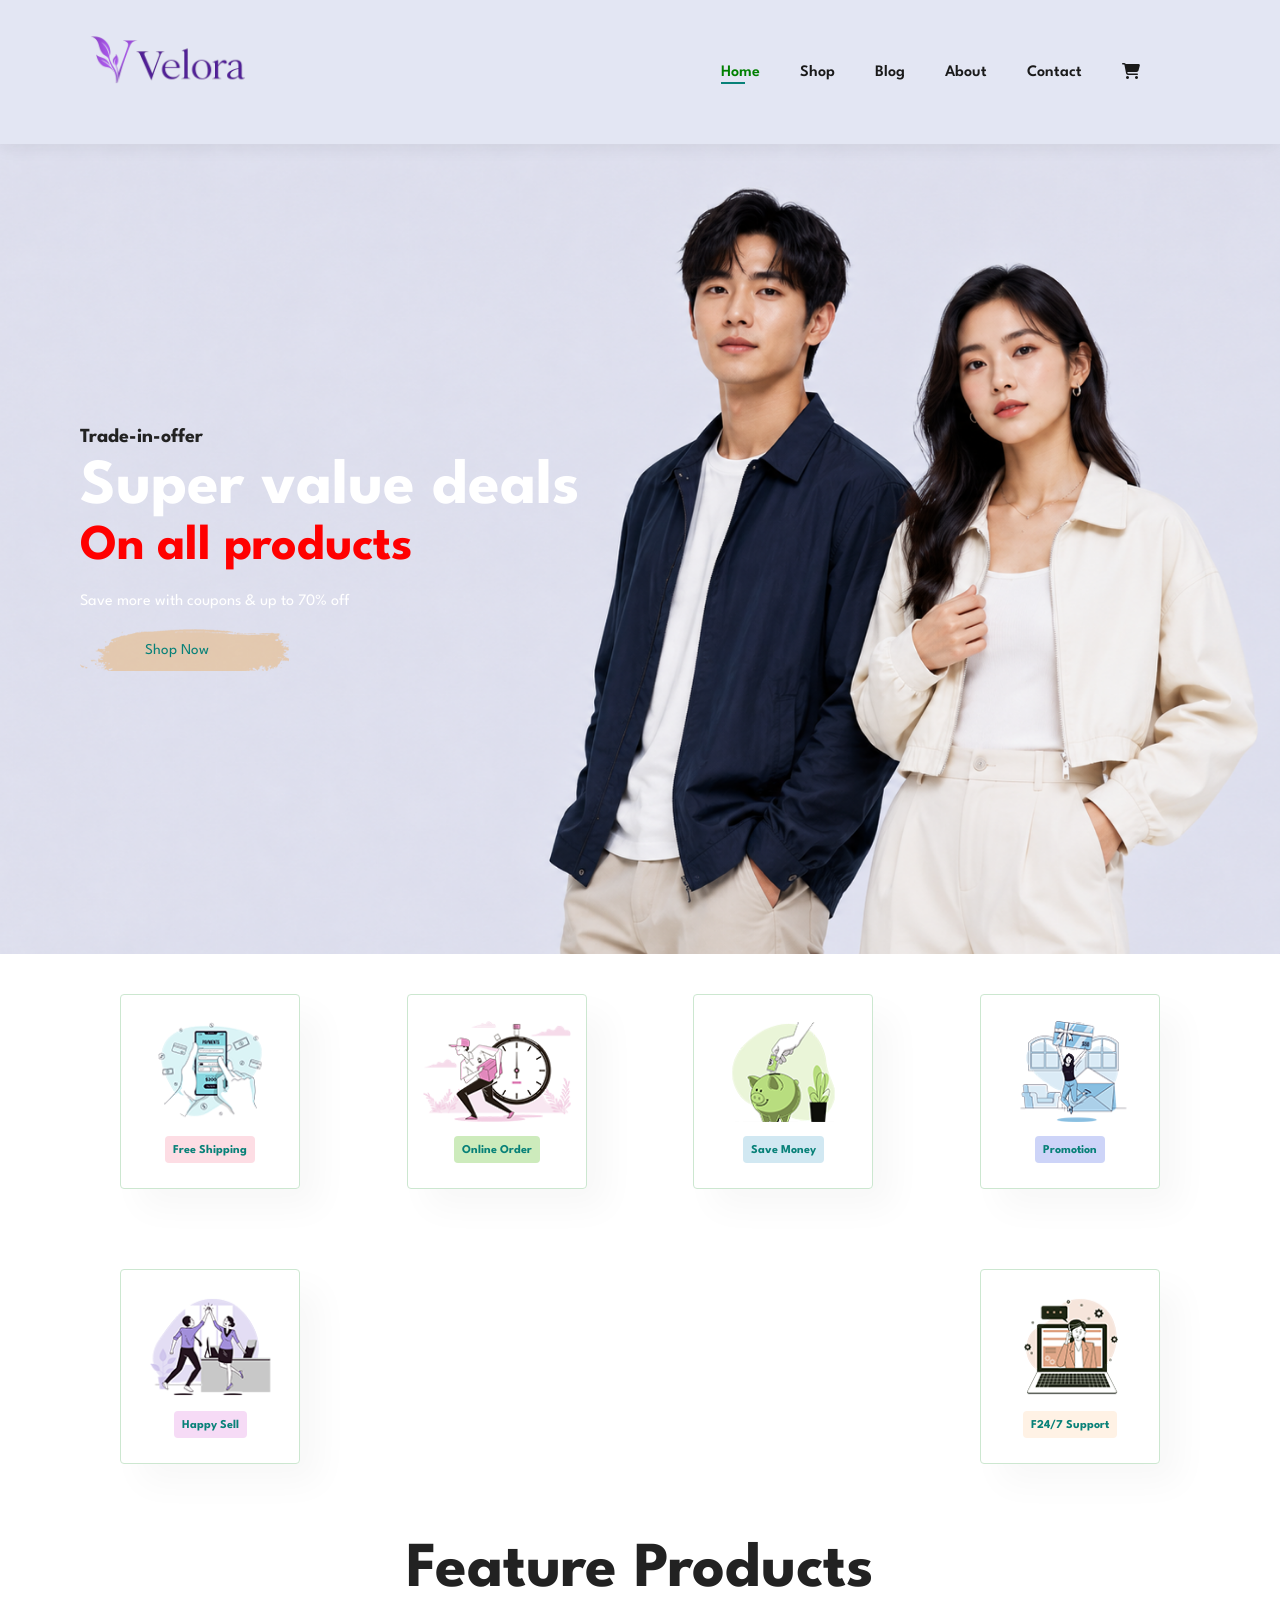
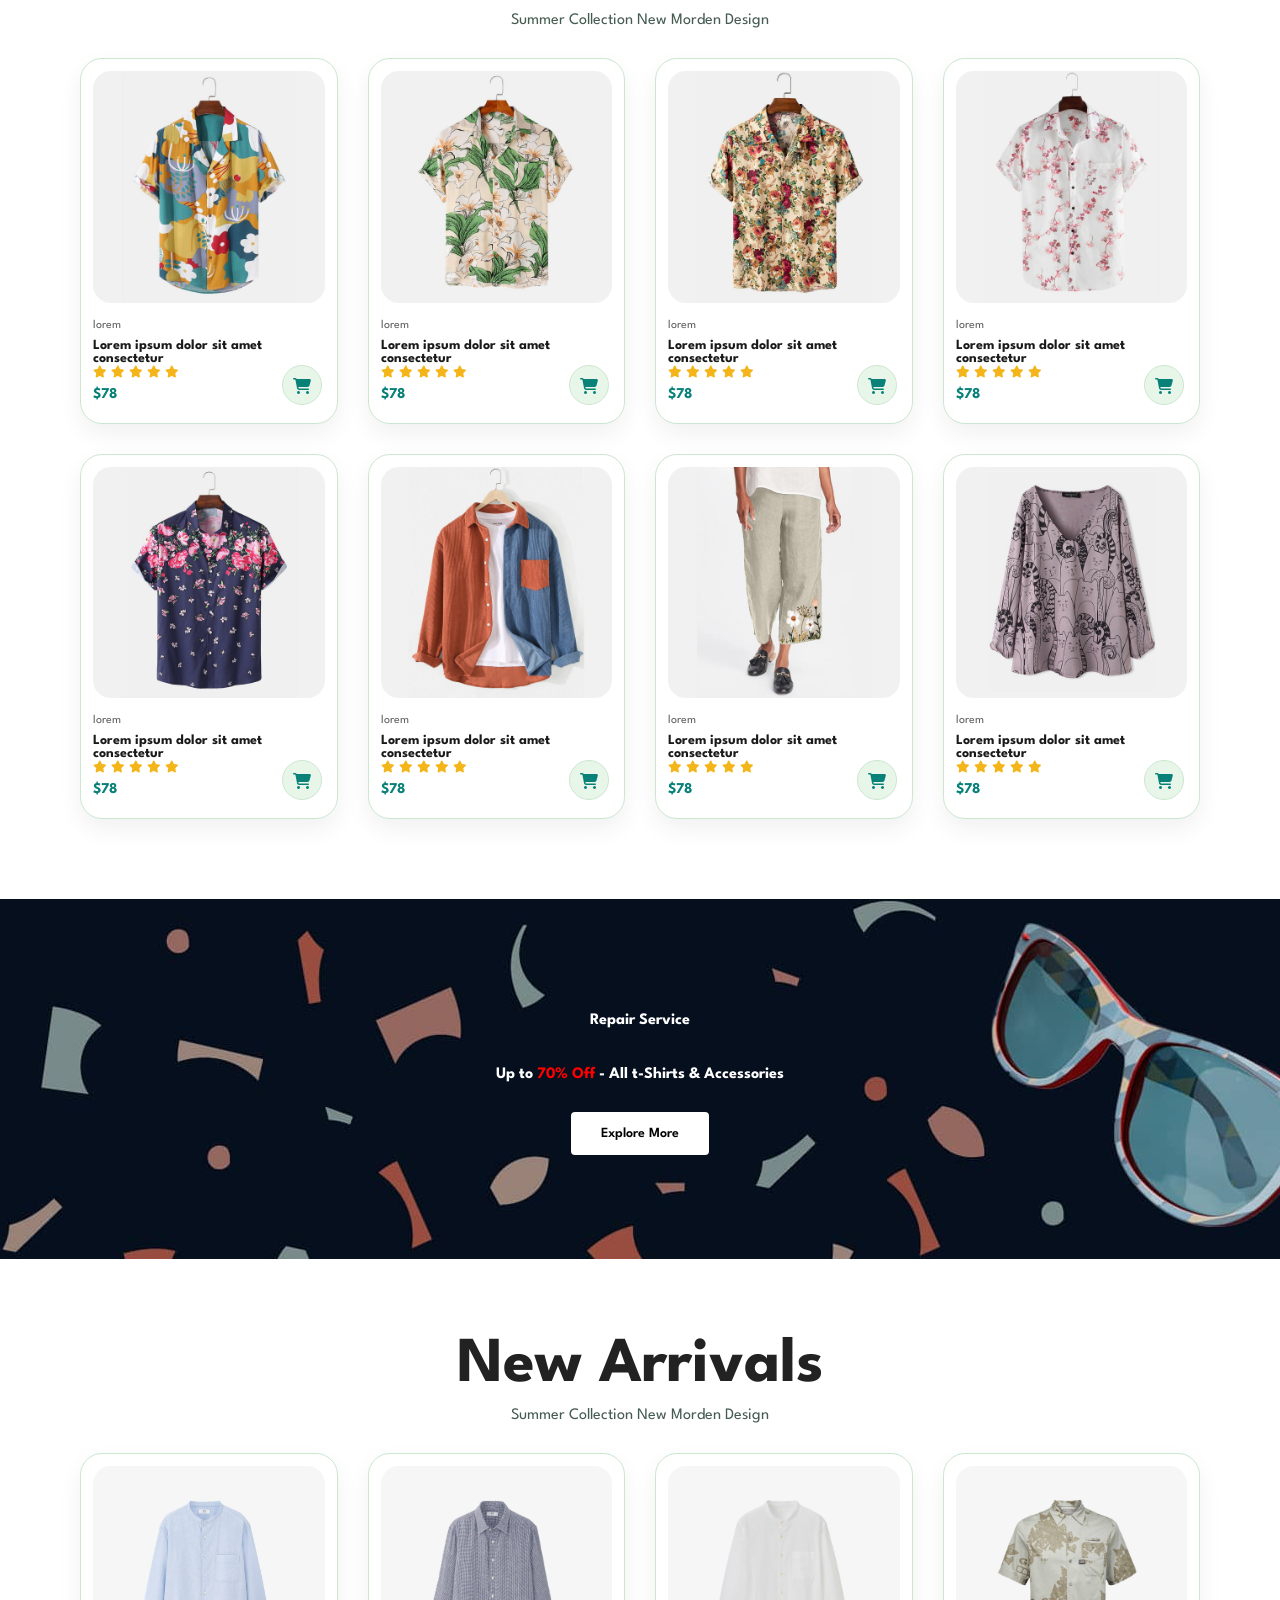
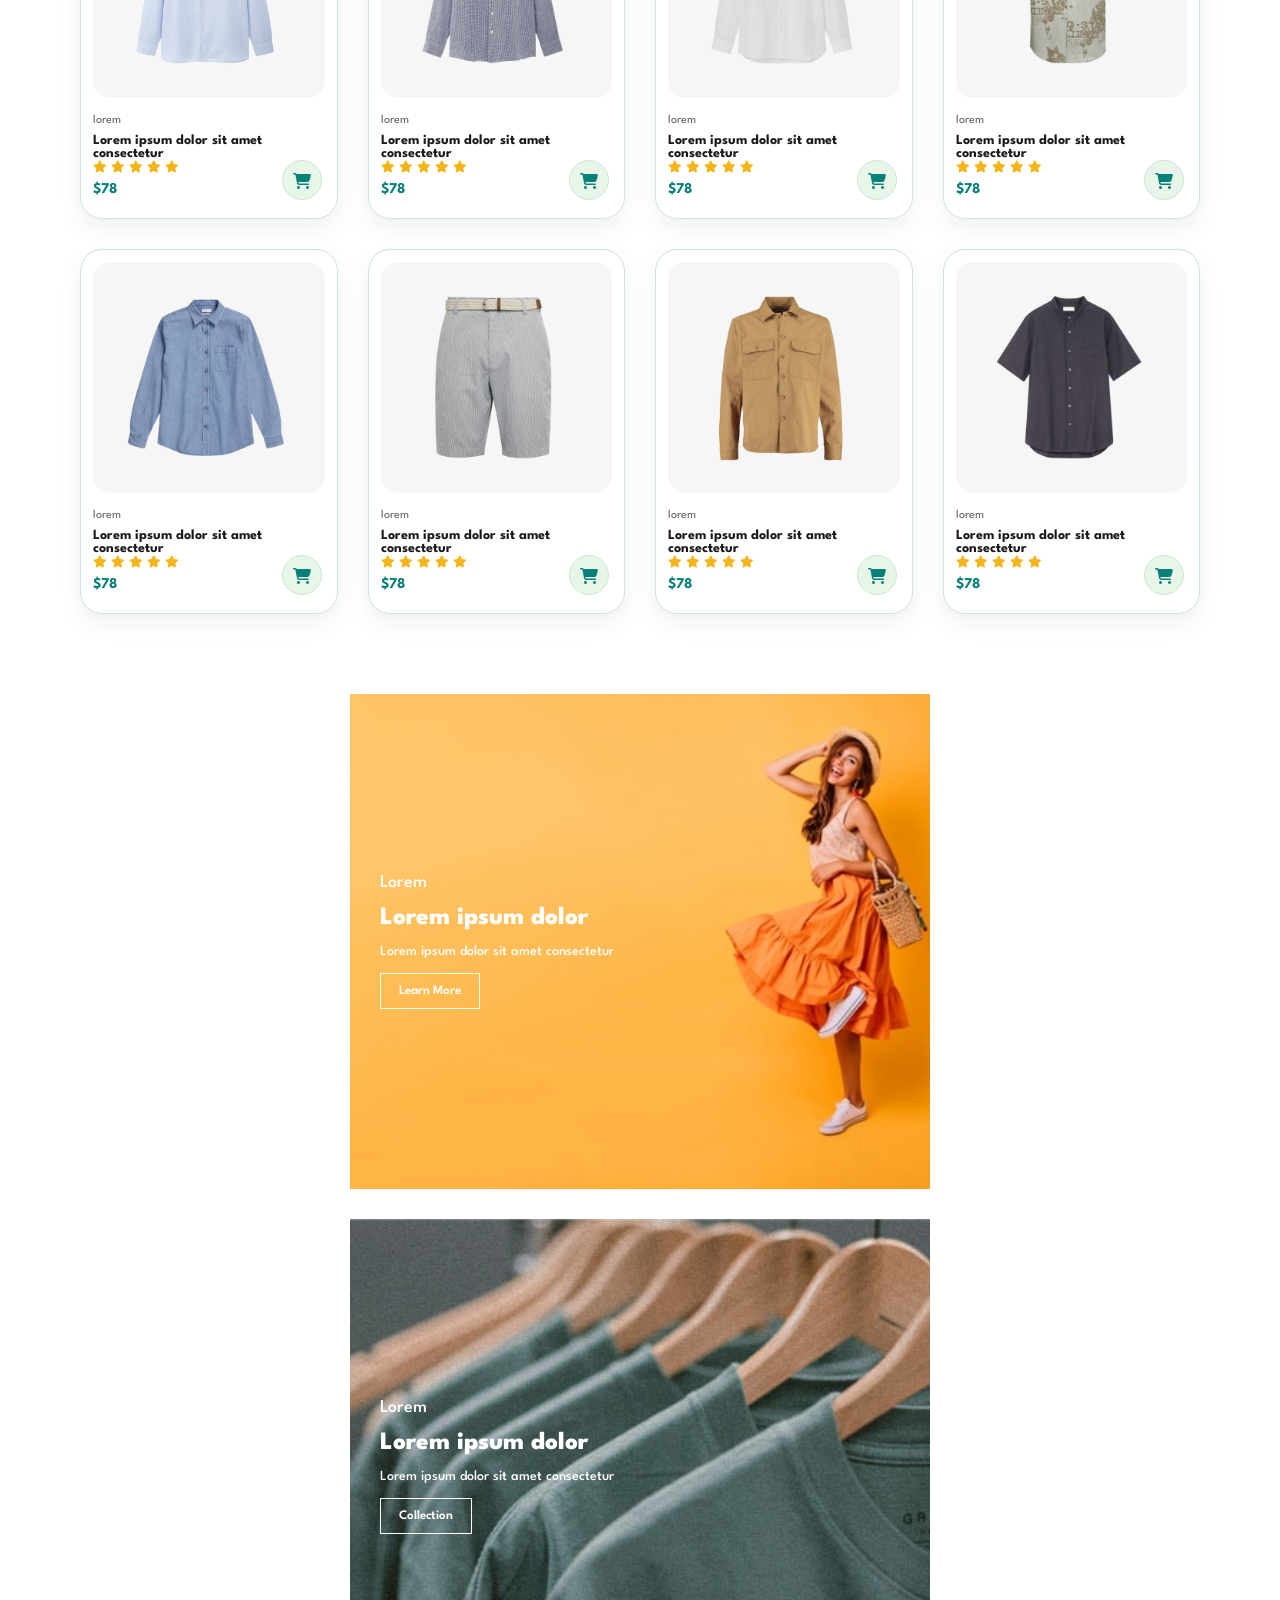
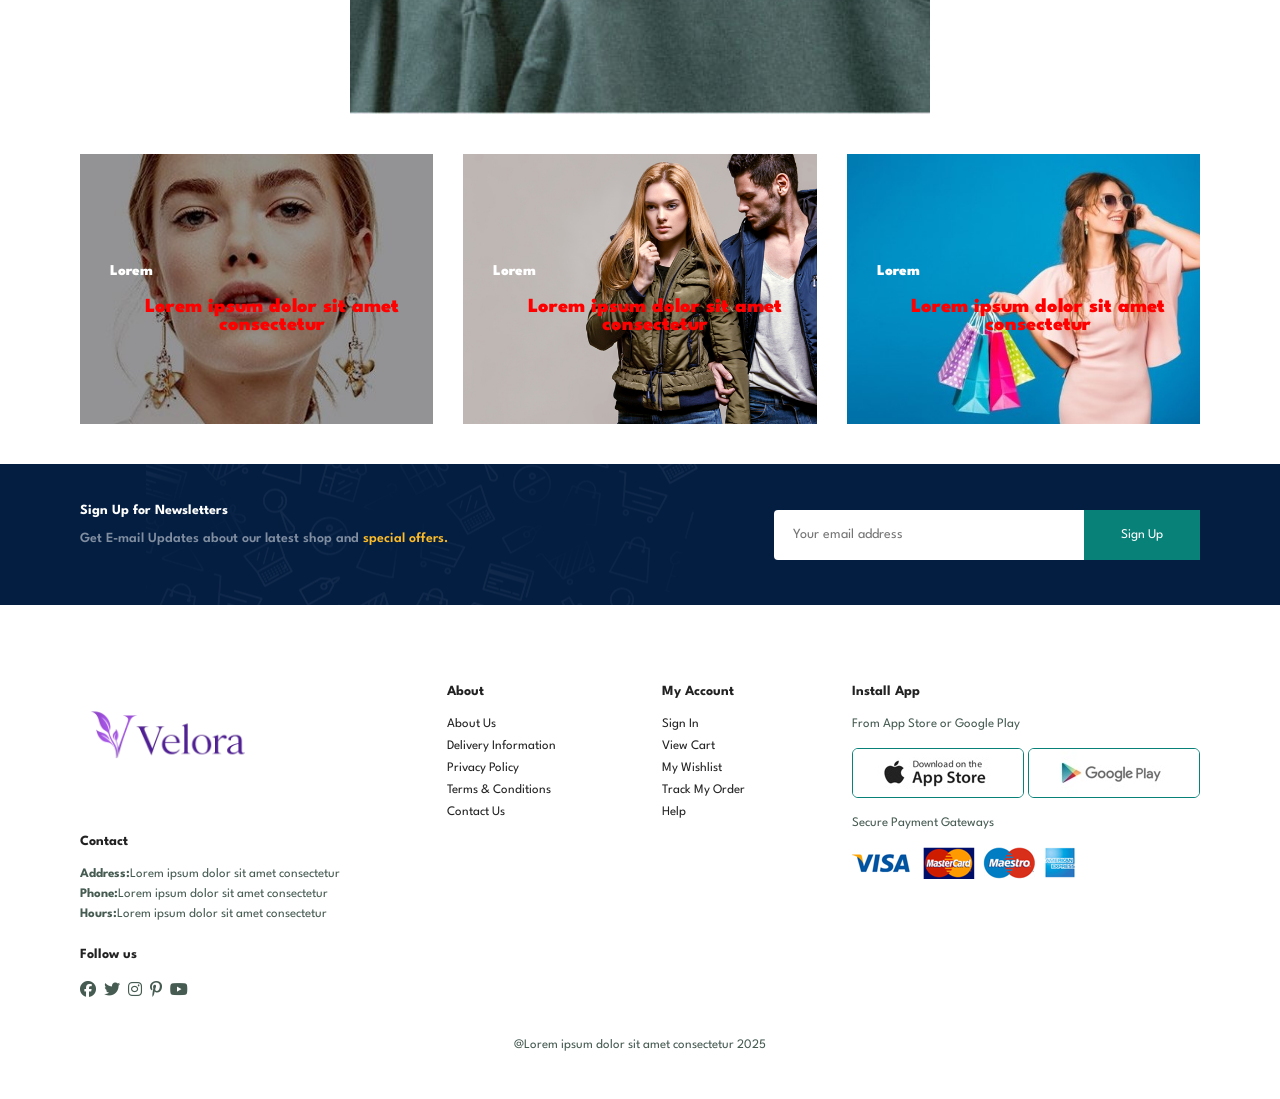
<file: index.html>
<!DOCTYPE html>
<html lang="en">
<head>
    <meta charset="UTF-8">
    <meta name="viewport" content="width=device-width, initial-scale=1.0">
    <title>Ecommerce</title>
    <link rel="stylesheet" href="style.css">
    <link rel="stylesheet" href="https://cdnjs.cloudflare.com/ajax/libs/font-awesome/6.5.1/css/all.min.css">
</head>
<body>
    <section id="header">
    <a href="#"><img src="logo.png" class="logo" alt=""></a>

    <div>
        <ul id="navbar">
            <li><a class="active" href="index.html">Home</a></li>
            <li><a href="shop.html">Shop</a></li>
            <li><a href="blog.html">Blog</a></li>
            <li><a href="about.html">About</a></li>
            <li><a href="contact.html">Contact</a></li>
            <li id="lg-bag"><a href="cart.html"><i class="fa-solid fa-cart-shopping"></i></a></li>
           <li><a href="#" id="close"><i class="fa-solid fa-xmark"></i></a></li>
        </ul>
    </div>

    <div id="mobile">
        <a href="cart.html"><i class="fa-solid fa-cart-shopping"></i></a>
        <i id="bar" class="fa-solid fa-bars"></i>
    </div>
</section>

<section id="hero">
       <h4>Trade-in-offer</h4>
       <h2>Super value deals</h2>
       <h1>On all products</h1>
       <p>Save more with coupons & up to 70% off</p>
       <button>Shop Now</button>
</section>

<section id="feature">

    <div class="fe-box">
         <img src="./features/f1.png" alt="">
         <h6>Free Shipping</h6>

    </div>

    <div class="fe-box">
         <img src="./features/f2.png" alt="">
         <h6>Online Order</h6>

    </div>

    <div class="fe-box">
         <img src="./features/f3.png" alt="">
         <h6>Save Money</h6>

    </div>

    <div class="fe-box">
         <img src="./features/f4.png" alt="">
         <h6>Promotion</h6>

    </div>

    <div class="fe-box">
         <img src="./features/f5.png" alt="">
         <h6>Happy Sell</h6>

    </div>

     <div class="fe-box">
         <img src="./features/f6.png" alt="">
         <h6>F24/7 Support</h6>

    </div>
</section>

<section id="product1">
         <h2>Feature Products</h2>
         <p>Summer Collection New Morden Design</p>
         <div class="pro-container">
            <div class="pro">
                <img src="./products/f1.jpg" alt="">
                <div class="des">
                    <span>lorem</span>
                    <h5>Lorem ipsum dolor sit amet consectetur</h5>
                    <div class="star">
                        <i class="fas fa-star"></i>
                        <i class="fas fa-star"></i>
                        <i class="fas fa-star"></i>
                        <i class="fas fa-star"></i>
                        <i class="fas fa-star"></i>
                    </div>
                    <h4>$78</h4>
                </div>
                <a href="#"><i class="fa-solid fa-cart-shopping cart"></i></a>
            </div>

             <div class="pro">
                <img src="./products/f2.jpg" alt="">
                <div class="des">
                    <span>lorem</span>
                    <h5>Lorem ipsum dolor sit amet consectetur</h5>
                    <div class="star">
                        <i class="fas fa-star"></i>
                        <i class="fas fa-star"></i>
                        <i class="fas fa-star"></i>
                        <i class="fas fa-star"></i>
                        <i class="fas fa-star"></i>
                    </div>
                    <h4>$78</h4>
                </div>
                <a href="#"><i class="fa-solid fa-cart-shopping cart"></i></a>
            </div>

             <div class="pro">
                <img src="./products/f3.jpg" alt="">
                <div class="des">
                    <span>lorem</span>
                    <h5>Lorem ipsum dolor sit amet consectetur</h5>
                    <div class="star">
                        <i class="fas fa-star"></i>
                        <i class="fas fa-star"></i>
                        <i class="fas fa-star"></i>
                        <i class="fas fa-star"></i>
                        <i class="fas fa-star"></i>
                    </div>
                    <h4>$78</h4>
                </div>
                <a href="#"><i class="fa-solid fa-cart-shopping cart"></i></a>
            </div>

             <div class="pro">
                <img src="./products/f4.jpg" alt="">
                <div class="des">
                    <span>lorem</span>
                    <h5>Lorem ipsum dolor sit amet consectetur</h5>
                    <div class="star">
                        <i class="fas fa-star"></i>
                        <i class="fas fa-star"></i>
                        <i class="fas fa-star"></i>
                        <i class="fas fa-star"></i>
                        <i class="fas fa-star"></i>
                    </div>
                    <h4>$78</h4>
                </div>
                <a href="#"><i class="fa-solid fa-cart-shopping cart"></i></a>
            </div>

             <div class="pro">
                <img src="./products/f5.jpg" alt="">
                <div class="des">
                    <span>lorem</span>
                    <h5>Lorem ipsum dolor sit amet consectetur</h5>
                    <div class="star">
                        <i class="fas fa-star"></i>
                        <i class="fas fa-star"></i>
                        <i class="fas fa-star"></i>
                        <i class="fas fa-star"></i>
                        <i class="fas fa-star"></i>
                    </div>
                    <h4>$78</h4>
                </div>
                <a href="#"><i class="fa-solid fa-cart-shopping cart"></i></a>
            </div>
             <div class="pro">
                <img src="./products/f6.jpg" alt="">
                <div class="des">
                    <span>lorem</span>
                    <h5>Lorem ipsum dolor sit amet consectetur</h5>
                    <div class="star">
                        <i class="fas fa-star"></i>
                        <i class="fas fa-star"></i>
                        <i class="fas fa-star"></i>
                        <i class="fas fa-star"></i>
                        <i class="fas fa-star"></i>
                    </div>
                    <h4>$78</h4>
                </div>
                <a href="#"><i class="fa-solid fa-cart-shopping cart"></i></a>
            </div>
             <div class="pro">
                <img src="./products/f7.jpg" alt="">
                <div class="des">
                    <span>lorem</span>
                    <h5>Lorem ipsum dolor sit amet consectetur</h5>
                    <div class="star">
                        <i class="fas fa-star"></i>
                        <i class="fas fa-star"></i>
                        <i class="fas fa-star"></i>
                        <i class="fas fa-star"></i>
                        <i class="fas fa-star"></i>
                    </div>
                    <h4>$78</h4>
                </div>
                <a href="#"><i class="fa-solid fa-cart-shopping cart"></i></a>
            </div>

             <div class="pro">
                <img src="./products/f8.jpg" alt="">
                <div class="des">
                    <span>lorem</span>
                    <h5>Lorem ipsum dolor sit amet consectetur</h5>
                    <div class="star">
                        <i class="fas fa-star"></i>
                        <i class="fas fa-star"></i>
                        <i class="fas fa-star"></i>
                        <i class="fas fa-star"></i>
                        <i class="fas fa-star"></i>
                    </div>
                    <h4>$78</h4>
                </div>
                <a href="#"><i class="fa-solid fa-cart-shopping cart"></i></a>
            </div>

         </div>
</section>

<section id="banner" class="section-m1">
    <h4>Repair Service</h4>
    <h2>Up to <span>70% Off</span> - All t-Shirts & Accessories</h2>
    <button class="normal">Explore More</button>
</section>

<section id="product2">
         <h2>New Arrivals</h2>
         <p>Summer Collection New Morden Design</p>
         <div class="pro-container">
            <div class="pro">
                <img src="./products/n1.jpg" alt="">
                <div class="des">
                    <span>lorem</span>
                    <h5>Lorem ipsum dolor sit amet consectetur</h5>
                    <div class="star">
                        <i class="fas fa-star"></i>
                        <i class="fas fa-star"></i>
                        <i class="fas fa-star"></i>
                        <i class="fas fa-star"></i>
                        <i class="fas fa-star"></i>
                    </div>
                    <h4>$78</h4>
                </div>
                <a href="#"><i class="fa-solid fa-cart-shopping cart"></i></a>
            </div>

             <div class="pro">
                <img src="./products/n2.jpg" alt="">
                <div class="des">
                    <span>lorem</span>
                    <h5>Lorem ipsum dolor sit amet consectetur</h5>
                    <div class="star">
                        <i class="fas fa-star"></i>
                        <i class="fas fa-star"></i>
                        <i class="fas fa-star"></i>
                        <i class="fas fa-star"></i>
                        <i class="fas fa-star"></i>
                    </div>
                    <h4>$78</h4>
                </div>
                <a href="#"><i class="fa-solid fa-cart-shopping cart"></i></a>
            </div>

             <div class="pro">
                <img src="./products/n3.jpg" alt="">
                <div class="des">
                    <span>lorem</span>
                    <h5>Lorem ipsum dolor sit amet consectetur</h5>
                    <div class="star">
                        <i class="fas fa-star"></i>
                        <i class="fas fa-star"></i>
                        <i class="fas fa-star"></i>
                        <i class="fas fa-star"></i>
                        <i class="fas fa-star"></i>
                    </div>
                    <h4>$78</h4>
                </div>
                <a href="#"><i class="fa-solid fa-cart-shopping cart"></i></a>
            </div>

             <div class="pro">
                <img src="./products/n4.jpg" alt="">
                <div class="des">
                    <span>lorem</span>
                    <h5>Lorem ipsum dolor sit amet consectetur</h5>
                    <div class="star">
                        <i class="fas fa-star"></i>
                        <i class="fas fa-star"></i>
                        <i class="fas fa-star"></i>
                        <i class="fas fa-star"></i>
                        <i class="fas fa-star"></i>
                    </div>
                    <h4>$78</h4>
                </div>
                <a href="#"><i class="fa-solid fa-cart-shopping cart"></i></a>
            </div>

             <div class="pro">
                <img src="./products/n5.jpg" alt="">
                <div class="des">
                    <span>lorem</span>
                    <h5>Lorem ipsum dolor sit amet consectetur</h5>
                    <div class="star">
                        <i class="fas fa-star"></i>
                        <i class="fas fa-star"></i>
                        <i class="fas fa-star"></i>
                        <i class="fas fa-star"></i>
                        <i class="fas fa-star"></i>
                    </div>
                    <h4>$78</h4>
                </div>
                <a href="#"><i class="fa-solid fa-cart-shopping cart"></i></a>
            </div>
             <div class="pro">
                <img src="./products/n6.jpg" alt="">
                <div class="des">
                    <span>lorem</span>
                    <h5>Lorem ipsum dolor sit amet consectetur</h5>
                    <div class="star">
                        <i class="fas fa-star"></i>
                        <i class="fas fa-star"></i>
                        <i class="fas fa-star"></i>
                        <i class="fas fa-star"></i>
                        <i class="fas fa-star"></i>
                    </div>
                    <h4>$78</h4>
                </div>
                <a href="#"><i class="fa-solid fa-cart-shopping cart"></i></a>
            </div>
             <div class="pro">
                <img src="./products/n7.jpg" alt="">
                <div class="des">
                    <span>lorem</span>
                    <h5>Lorem ipsum dolor sit amet consectetur</h5>
                    <div class="star">
                        <i class="fas fa-star"></i>
                        <i class="fas fa-star"></i>
                        <i class="fas fa-star"></i>
                        <i class="fas fa-star"></i>
                        <i class="fas fa-star"></i>
                    </div>
                    <h4>$78</h4>
                </div>
                <a href="#"><i class="fa-solid fa-cart-shopping cart"></i></a>
            </div>

             <div class="pro">
                <img src="./products/n8.jpg" alt="">
                <div class="des">
                    <span>lorem</span>
                    <h5>Lorem ipsum dolor sit amet consectetur</h5>
                    <div class="star">
                        <i class="fas fa-star"></i>
                        <i class="fas fa-star"></i>
                        <i class="fas fa-star"></i>
                        <i class="fas fa-star"></i>
                        <i class="fas fa-star"></i>
                    </div>
                    <h4>$78</h4>
                </div>
                <a href="#"><i class="fa-solid fa-cart-shopping cart"></i></a>
            </div>

         </div>
</section>

<section id="sm-banner" class="section-p1">
   <div class="banner-box">
    <h4 >Lorem</h4>
    <h2>Lorem ipsum dolor</h2>
    <span>Lorem ipsum dolor sit amet consectetur</span>
    <button class="white">Learn More</button>
   </div>

   <div class="banner-box banner-box2">
    <h4 >Lorem</h4>
    <h2>Lorem ipsum dolor</h2>
    <span>Lorem ipsum dolor sit amet consectetur</span>
    <button class="white">Collection</button>
   </div>


</section>

<section id="banner3">
    <div class="banner-box">
    <h2>Lorem</h2>
    <h3>Lorem ipsum dolor sit amet consectetur</h3>
   </div>

    <div class="banner-box banner-box2">
    <h2>Lorem</h2>
    <h3>Lorem ipsum dolor sit amet consectetur</h3>
   </div>

    <div class="banner-box banner-box3">
    <h2>Lorem</h2>
    <h3>Lorem ipsum dolor sit amet consectetur</h3>
   </div>
</section>

<section id="newsletter" class="section-p1 section-m1">
    <div class="newstext">
        <h4>Sign Up for Newsletters</h4>
        <p>Get E-mail Updates about our latest shop and <span>special offers.</span></p>
    </div>

    <div class="form">
       <input type="text" placeholder="Your email address">
       <button>Sign Up</button>
    </div>
</section>

<footer class="section-p1">
    <div class="col">
        <img src="logo.png" class="logo" alt="">
        <h4>Contact</h4>
        <p><strong>Address:</strong>Lorem ipsum dolor sit amet consectetur</p>
        <p><strong>Phone:</strong>Lorem ipsum dolor sit amet consectetur</p>
        <p><strong>Hours:</strong>Lorem ipsum dolor sit amet consectetur</p>
        <div class="follow">
            <h4>Follow us</h4>
            <div class="icon">
                <i class="fab fa-facebook"></i>
                <i class="fab fa-twitter"></i>
                <i class="fab fa-instagram"></i>
                <i class="fab fa-pinterest-p"></i>
                <i class="fab fa-youtube"></i>
            </div>
        </div>
    </div>
   
    <div class="col">
         <h4>About</h4>
         <a href="#">About Us</a>
         <a href="#">Delivery Information</a>
         <a href="#">Privacy Policy</a>
         <a href="#">Terms & Conditions</a>
         <a href="#">Contact Us</a>
    </div>

    <div class="col">
         <h4>My Account</h4>
         <a href="#">Sign In</a>
         <a href="#">View Cart</a>
         <a href="#">My Wishlist</a>
         <a href="#">Track My Order</a>
         <a href="#">Help</a>
    </div>

     <div class="col install">
         <h4>Install App</h4>
         <p>From App Store or Google Play</p>
         <div class="row">
            <img src="./pay/app.jpg" alt="">
            <img src="./pay/play.jpg" alt="">
        </div>
        <p>Secure Payment Gateways</p>
        <img src="./pay/pay.png" alt="">
    </div>

    <div class="copyright">
        <p>@Lorem ipsum dolor sit amet consectetur 2025</p>
    </div>
</footer>

    <script src="script.js"></script>
</body>
</html>
</file>
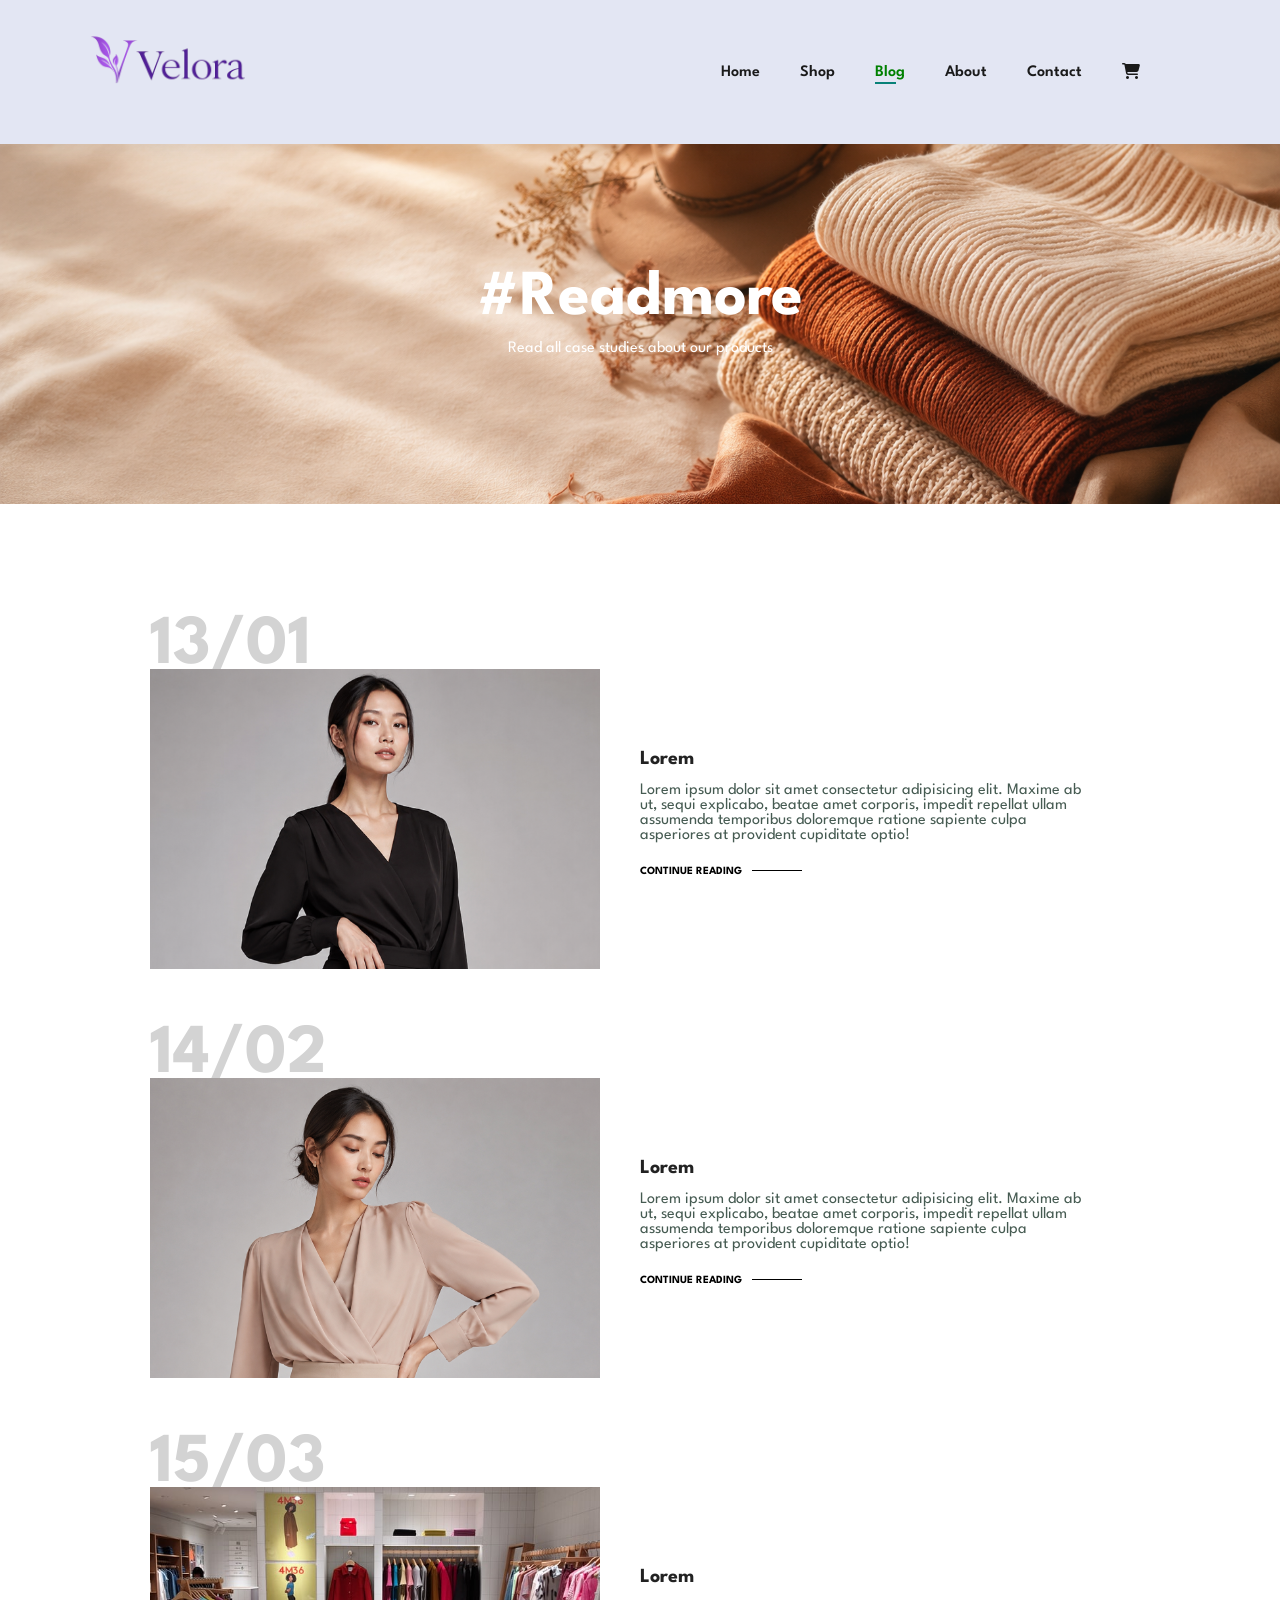
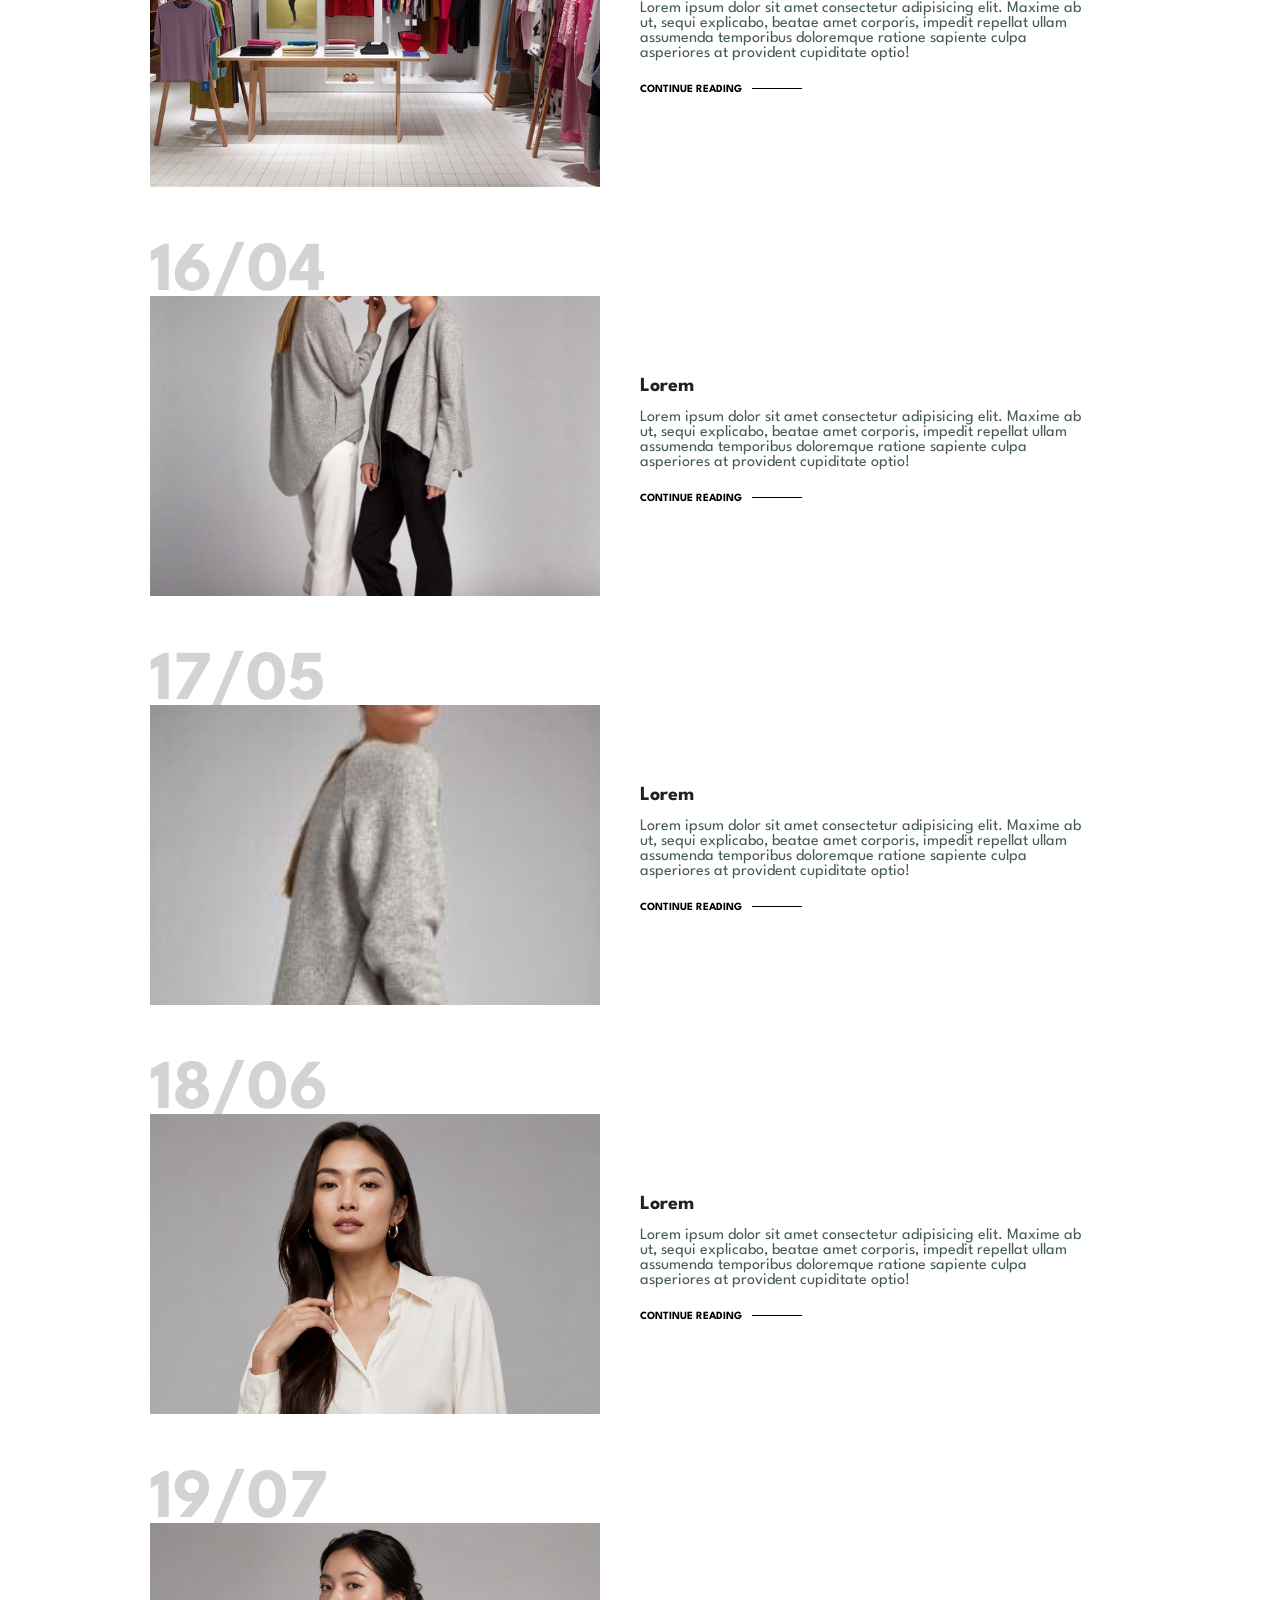
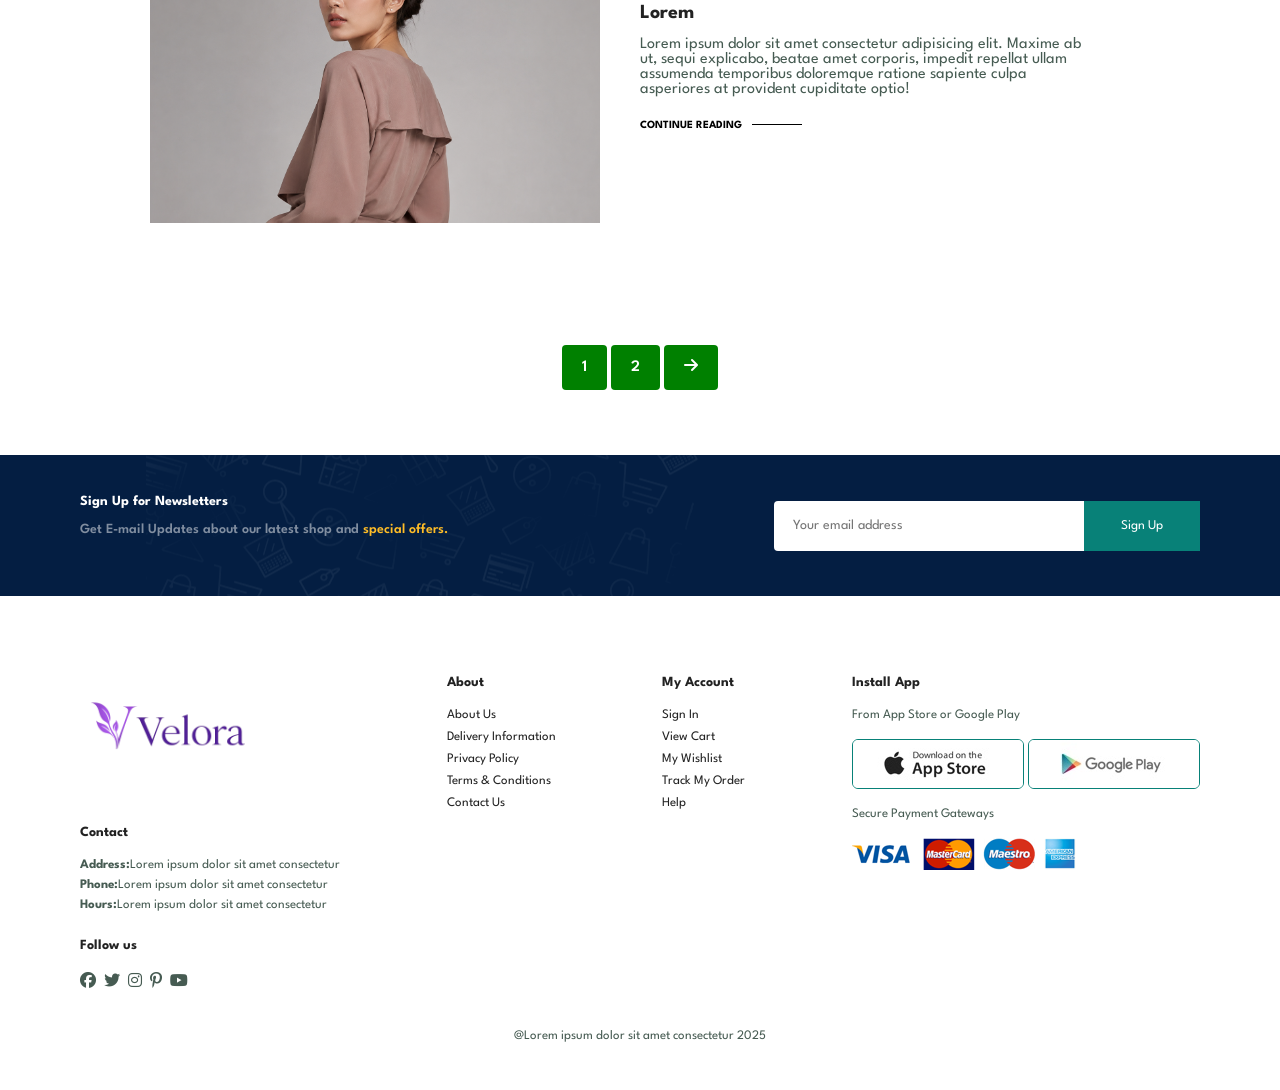
<file: blog.html>
<!DOCTYPE html>
<html lang="en">
<head>
    <meta charset="UTF-8">
    <meta name="viewport" content="width=device-width, initial-scale=1.0">
    <title>Ecommerce</title>
    <link rel="stylesheet" href="style.css">
    <link rel="stylesheet" href="https://cdnjs.cloudflare.com/ajax/libs/font-awesome/6.5.1/css/all.min.css">
</head>
<body>
    <section id="header">
    <a href="#"><img src="logo.png" class="logo" alt=""></a>

    <div>
        <ul id="navbar">
            <li><a href="index.html">Home</a></li>
            <li><a href="shop.html">Shop</a></li>
            <li><a class="active" href="blog.html">Blog</a></li>
            <li><a href="about.html">About</a></li>
            <li><a href="contact.html">Contact</a></li>
            <li id="lg-bag"><a href="cart.html"><i class="fa-solid fa-cart-shopping"></i></a></li>
           <li><a href="#" id="close"><i class="fa-solid fa-xmark"></i></a></li>
        </ul>
    </div>

    <div id="mobile">
        <a href="cart.html"><i class="fa-solid fa-cart-shopping"></i></a>
        <i id="bar" class="fa-solid fa-bars"></i>
    </div>
</section>

<section id="page-header" class="blog-header">
       
       <h2>#Readmore</h2>
      
       <p>Read all case studies about our products</p>
      
</section>

<section id="blog">
    <div class="blog-box">
        <div class="blog-img">
            <img src="./blog/b1.jpg" alt="">
        </div>
        <div class="blog-details">
            <h4>Lorem</h4>
            <p>Lorem ipsum dolor sit amet consectetur adipisicing elit. Maxime ab ut, 
                sequi explicabo, beatae amet corporis, impedit repellat ullam assumenda temporibus doloremque 
                ratione sapiente culpa asperiores at provident cupiditate optio!</p>
        
             <a href="#">CONTINUE READING</a>        
            </div>
            <h1>13/01</h1>
    </div>

    <div class="blog-box">
        <div class="blog-img">
            <img src="./blog/b2.jpg" alt="">
        </div>
        <div class="blog-details">
            <h4>Lorem</h4>
            <p>Lorem ipsum dolor sit amet consectetur adipisicing elit. Maxime ab ut, 
                sequi explicabo, beatae amet corporis, impedit repellat ullam assumenda temporibus doloremque 
                ratione sapiente culpa asperiores at provident cupiditate optio!</p>
        
             <a href="#">CONTINUE READING</a>        
            </div>
            <h1>14/02</h1>
    </div>

    <div class="blog-box">
        <div class="blog-img">
            <img src="./blog/b3.jpg" alt="">
        </div>
        <div class="blog-details">
            <h4>Lorem</h4>
            <p>Lorem ipsum dolor sit amet consectetur adipisicing elit. Maxime ab ut, 
                sequi explicabo, beatae amet corporis, impedit repellat ullam assumenda temporibus doloremque 
                ratione sapiente culpa asperiores at provident cupiditate optio!</p>
        
             <a href="#">CONTINUE READING</a>        
            </div>
            <h1>15/03</h1>
    </div>

    <div class="blog-box">
        <div class="blog-img">
            <img src="./blog/b4.jpg" alt="">
        </div>
        <div class="blog-details">
            <h4>Lorem</h4>
            <p>Lorem ipsum dolor sit amet consectetur adipisicing elit. Maxime ab ut, 
                sequi explicabo, beatae amet corporis, impedit repellat ullam assumenda temporibus doloremque 
                ratione sapiente culpa asperiores at provident cupiditate optio!</p>
        
             <a href="#">CONTINUE READING</a>        
            </div>
            <h1>16/04</h1>
    </div>

    <div class="blog-box">
        <div class="blog-img">
            <img src="./blog/b5.jpg" alt="">
        </div>
        <div class="blog-details">
            <h4>Lorem</h4>
            <p>Lorem ipsum dolor sit amet consectetur adipisicing elit. Maxime ab ut, 
                sequi explicabo, beatae amet corporis, impedit repellat ullam assumenda temporibus doloremque 
                ratione sapiente culpa asperiores at provident cupiditate optio!</p>
        
             <a href="#">CONTINUE READING</a>        
            </div>
            <h1>17/05</h1>
    </div>

    <div class="blog-box">
        <div class="blog-img">
            <img src="./blog/b6.jpg" alt="">
        </div>
        <div class="blog-details">
            <h4>Lorem</h4>
            <p>Lorem ipsum dolor sit amet consectetur adipisicing elit. Maxime ab ut, 
                sequi explicabo, beatae amet corporis, impedit repellat ullam assumenda temporibus doloremque 
                ratione sapiente culpa asperiores at provident cupiditate optio!</p>
        
             <a href="#">CONTINUE READING</a>        
            </div>
            <h1>18/06</h1>
    </div>

    <div class="blog-box">
        <div class="blog-img">
            <img src="./blog/b7.jpg" alt="">
        </div>
        <div class="blog-details">
            <h4>Lorem</h4>
            <p>Lorem ipsum dolor sit amet consectetur adipisicing elit. Maxime ab ut, 
                sequi explicabo, beatae amet corporis, impedit repellat ullam assumenda temporibus doloremque 
                ratione sapiente culpa asperiores at provident cupiditate optio!</p>
        
             <a href="#">CONTINUE READING</a>        
            </div>
            <h1>19/07</h1>
    </div>
    
</section>



<section id="pagination" class="section-p1">
    <a href="#">1</a>
      <a href="#">2</a>
        <a href="#"><i class="fa-solid fa-arrow-right"></i></a>
</section>

<section id="newsletter" class="section-p1 section-m1">
    <div class="newstext">
        <h4>Sign Up for Newsletters</h4>
        <p>Get E-mail Updates about our latest shop and <span>special offers.</span></p>
    </div>

    <div class="form">
       <input type="text" placeholder="Your email address">
       <button>Sign Up</button>
    </div>
</section>

<footer class="section-p1">
    <div class="col">
        <img src="logo.png" class="logo" alt="">
        <h4>Contact</h4>
        <p><strong>Address:</strong>Lorem ipsum dolor sit amet consectetur</p>
        <p><strong>Phone:</strong>Lorem ipsum dolor sit amet consectetur</p>
        <p><strong>Hours:</strong>Lorem ipsum dolor sit amet consectetur</p>
        <div class="follow">
            <h4>Follow us</h4>
            <div class="icon">
                <i class="fab fa-facebook"></i>
                <i class="fab fa-twitter"></i>
                <i class="fab fa-instagram"></i>
                <i class="fab fa-pinterest-p"></i>
                <i class="fab fa-youtube"></i>
            </div>
        </div>
    </div>
   
    <div class="col">
         <h4>About</h4>
         <a href="#">About Us</a>
         <a href="#">Delivery Information</a>
         <a href="#">Privacy Policy</a>
         <a href="#">Terms & Conditions</a>
         <a href="#">Contact Us</a>
    </div>

    <div class="col">
         <h4>My Account</h4>
         <a href="#">Sign In</a>
         <a href="#">View Cart</a>
         <a href="#">My Wishlist</a>
         <a href="#">Track My Order</a>
         <a href="#">Help</a>
    </div>

     <div class="col install">
         <h4>Install App</h4>
         <p>From App Store or Google Play</p>
         <div class="row">
            <img src="./pay/app.jpg" alt="">
            <img src="./pay/play.jpg" alt="">
        </div>
        <p>Secure Payment Gateways</p>
        <img src="./pay/pay.png" alt="">
    </div>

    <div class="copyright">
        <p>@Lorem ipsum dolor sit amet consectetur 2025</p>
    </div>
</footer>

    <script src="script.js"></script>
</body>
</html>
</file>
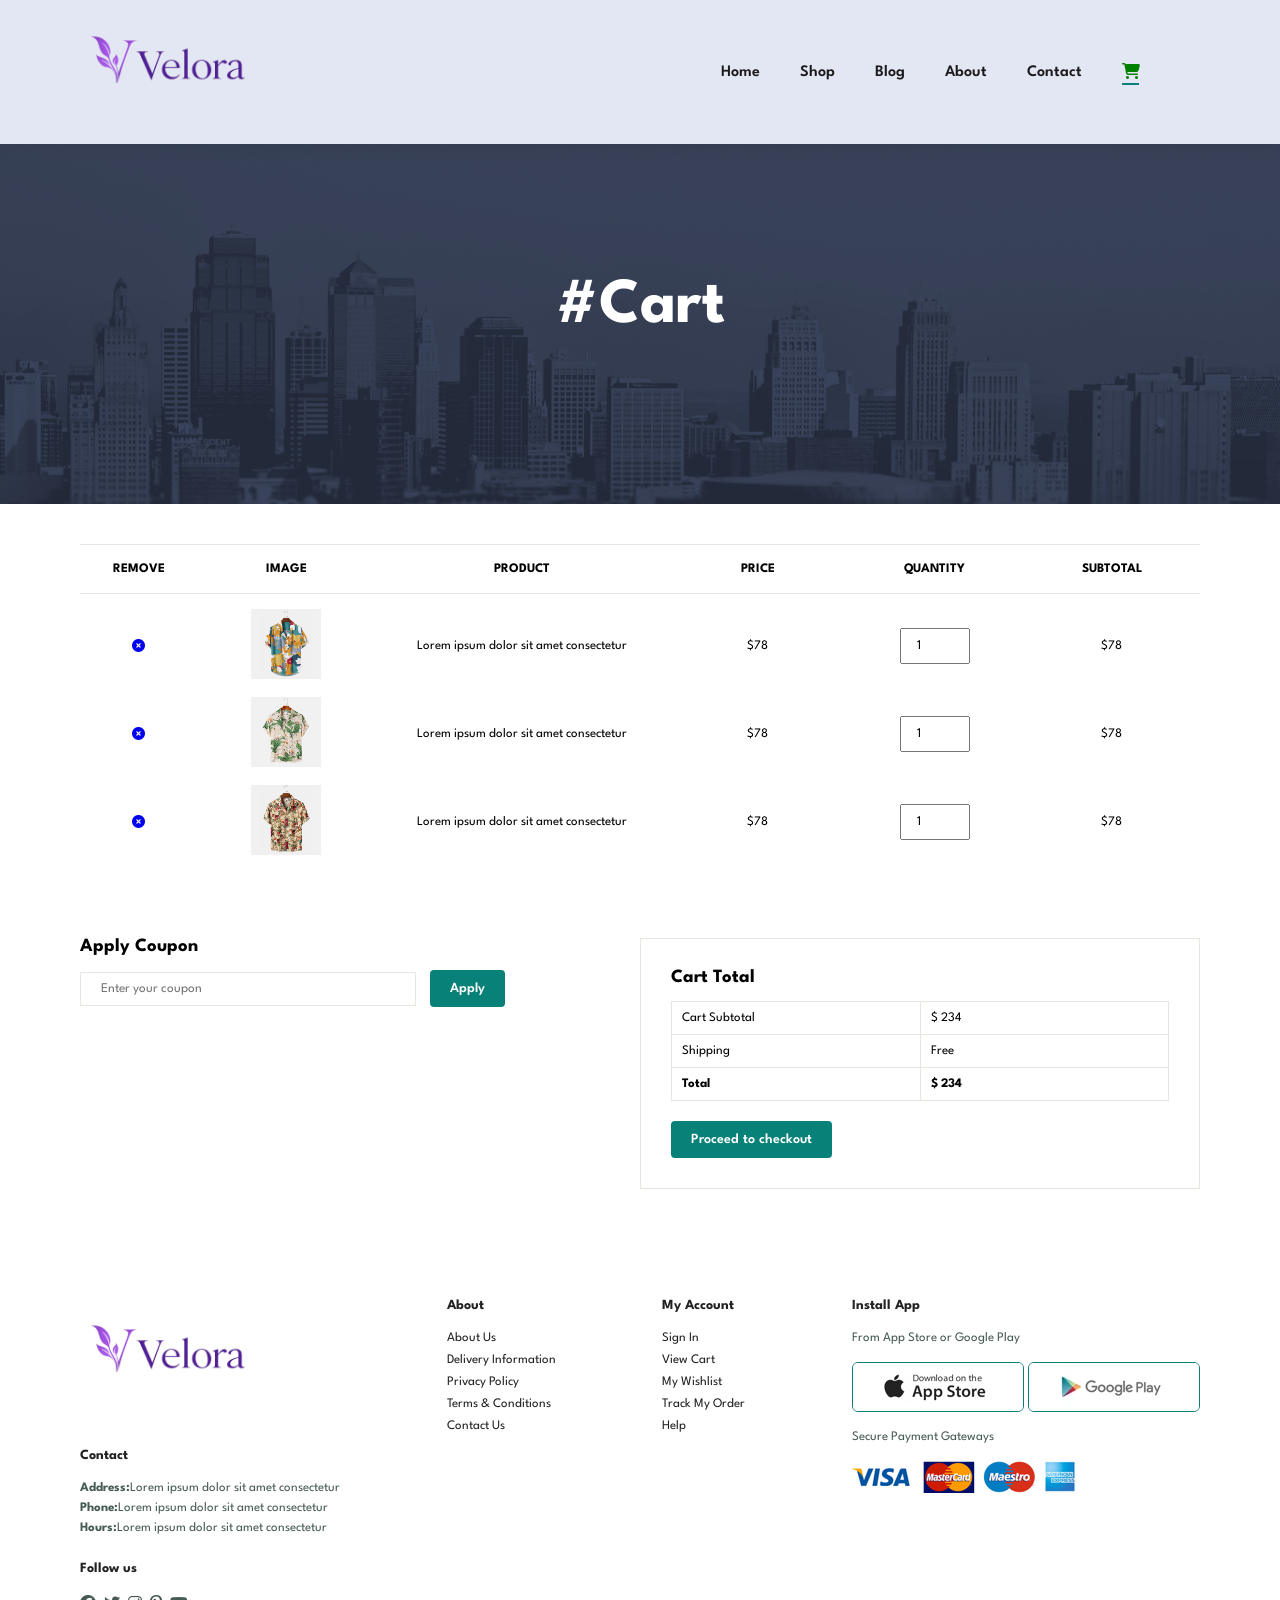
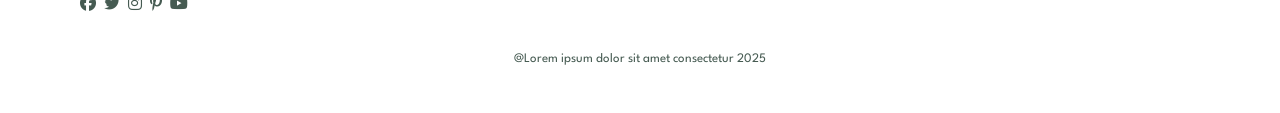
<file: cart.html>
<!DOCTYPE html>
<html lang="en">
<head>
    <meta charset="UTF-8">
    <meta name="viewport" content="width=device-width, initial-scale=1.0">
    <title>Ecommerce</title>
    <link rel="stylesheet" href="style.css">
    <link rel="stylesheet" href="https://cdnjs.cloudflare.com/ajax/libs/font-awesome/6.5.1/css/all.min.css">
</head>
<body>
    <section id="header">
    <a href="#"><img src="logo.png" class="logo" alt=""></a>

    <div>
        <ul id="navbar">
            <li><a href="index.html">Home</a></li>
            <li><a href="shop.html">Shop</a></li>
            <li><a href="blog.html">Blog</a></li>
            <li><a href="about.html">About</a></li>
            <li><a  href="contact.html">Contact</a></li>
            <li id="lg-bag"><a class="active" href="cart.html"><i class="fa-solid fa-cart-shopping"></i></a></li>
           <li><a href="#" id="close"><i class="fa-solid fa-xmark"></i></a></li>
        </ul>
    </div>

    <div id="mobile">
        <a href="cart.html"><i class="fa-solid fa-cart-shopping"></i></a>
        <i id="bar" class="fa-solid fa-bars"></i>
    </div>
</section>

<section id="page-header" class="about-header">
       
       <h2>#Cart</h2>
      
       <p></p>
      
</section>

<section id="cart" class="section-p1">
      <table width="100%">
        <thead>
            <tr>
                <td>Remove</td>
                <td>Image</td>
                <td>Product</td>
                <td>Price</td>
                <td>Quantity</td>
                <td>Subtotal</td>
            </tr>
        </thead>
        <tbody>
            <tr>
                <td><a href="#"><i class="fa-solid fa-circle-xmark"></i></a></td>
                <td><img src="./products/f1.jpg" alt=""></td>
                <td>Lorem ipsum dolor sit amet consectetur</td>
                <td>$78</td>
                <td><input type="number" value="1"></td>
                <td>$78</td>
            </tr>

                      <tr>
                <td><a href="#"><i class="fa-solid fa-circle-xmark"></i></a></td>
                <td><img src="./products/f2.jpg" alt=""></td>
                <td>Lorem ipsum dolor sit amet consectetur</td>
                <td>$78</td>
                <td><input type="number" value="1"></td>
                <td>$78</td>
            </tr>

                      <tr>
                <td><a href="#"><i class="fa-solid fa-circle-xmark"></i></a></td>
                <td><img src="./products/f3.jpg" alt=""></td>
                <td>Lorem ipsum dolor sit amet consectetur</td>
                <td>$78</td>
                <td><input type="number" value="1"></td>
                <td>$78</td>
            </tr>
        </tbody>
      </table>
</section>

<section id="cart-add" class="section-p1">
    <div id="coupon">
        <h3>Apply Coupon</h3>
        <div>
            <input type="text" placeholder="Enter your coupon">
            <button class="normal">Apply</button>
        </div>
    </div>

    <div id="subtotal">
        <h3>Cart Total</h3>
        <table>
            <tr>
                <td>Cart Subtotal</td>
                <td>$ 234</td>
            </tr>
            <tr>
                <td>Shipping</td>
                <td>Free</td>
            </tr>
            <tr>
                <td><strong>Total</strong></td>
                <td><strong>$ 234</strong></td>
            </tr>
        </table>
        <button class="normal">Proceed to checkout</button>
    </div>
</section>

<footer class="section-p1">
    <div class="col">
        <img src="logo.png" class="logo" alt="">
        <h4>Contact</h4>
        <p><strong>Address:</strong>Lorem ipsum dolor sit amet consectetur</p>
        <p><strong>Phone:</strong>Lorem ipsum dolor sit amet consectetur</p>
        <p><strong>Hours:</strong>Lorem ipsum dolor sit amet consectetur</p>
        <div class="follow">
            <h4>Follow us</h4>
            <div class="icon">
                <i class="fab fa-facebook"></i>
                <i class="fab fa-twitter"></i>
                <i class="fab fa-instagram"></i>
                <i class="fab fa-pinterest-p"></i>
                <i class="fab fa-youtube"></i>
            </div>
        </div>
    </div>
   
    <div class="col">
         <h4>About</h4>
         <a href="#">About Us</a>
         <a href="#">Delivery Information</a>
         <a href="#">Privacy Policy</a>
         <a href="#">Terms & Conditions</a>
         <a href="#">Contact Us</a>
    </div>

    <div class="col">
         <h4>My Account</h4>
         <a href="#">Sign In</a>
         <a href="#">View Cart</a>
         <a href="#">My Wishlist</a>
         <a href="#">Track My Order</a>
         <a href="#">Help</a>
    </div>

     <div class="col install">
         <h4>Install App</h4>
         <p>From App Store or Google Play</p>
         <div class="row">
            <img src="./pay/app.jpg" alt="">
            <img src="./pay/play.jpg" alt="">
        </div>
        <p>Secure Payment Gateways</p>
        <img src="./pay/pay.png" alt="">
    </div>

    <div class="copyright">
        <p>@Lorem ipsum dolor sit amet consectetur 2025</p>
    </div>
</footer>

    <script src="script.js"></script>
</body>
</html>
</file>
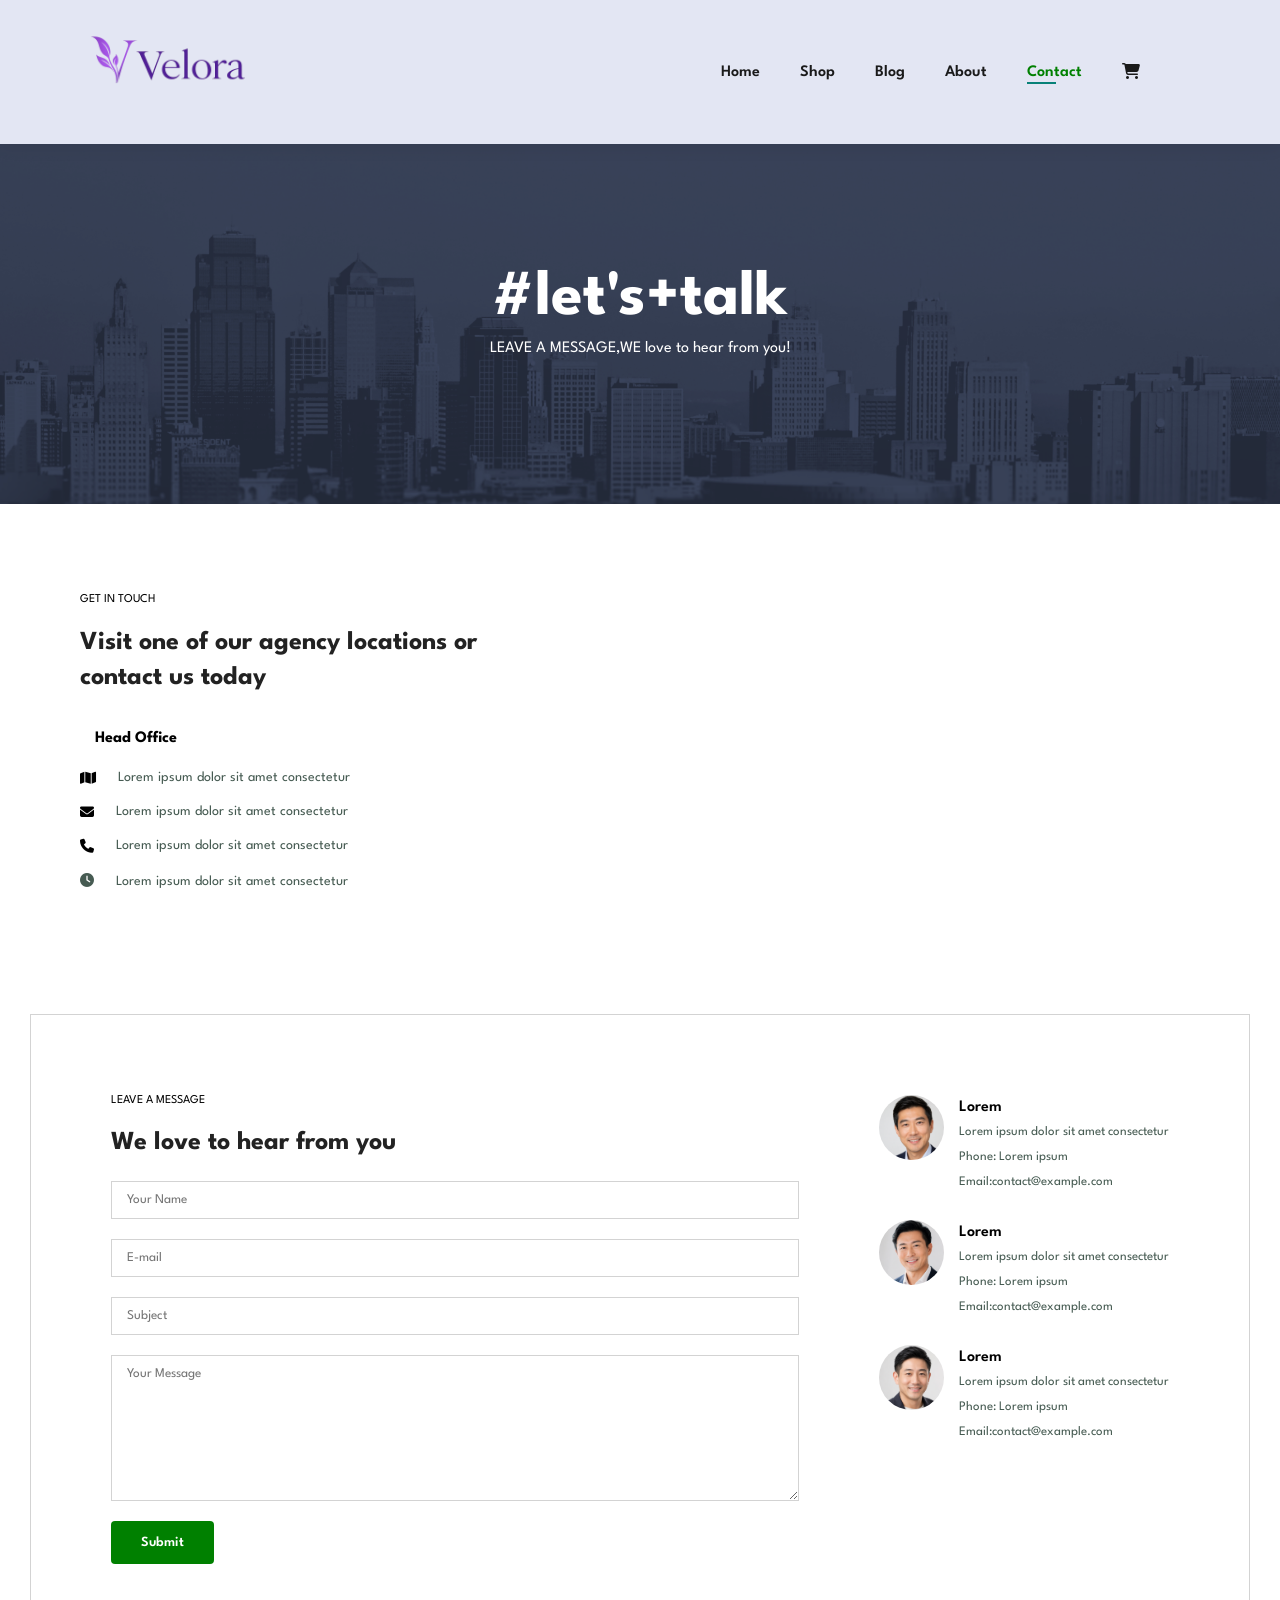
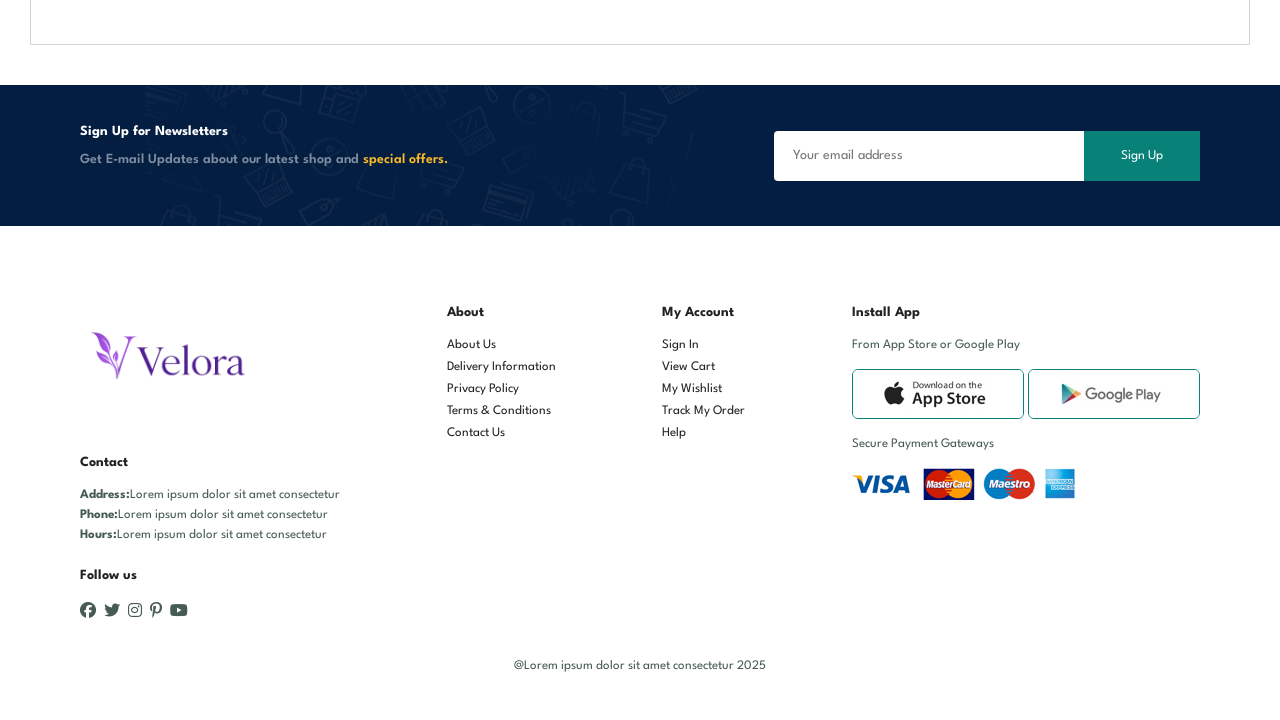
<file: contact.html>
<!DOCTYPE html>
<html lang="en">
<head>
    <meta charset="UTF-8">
    <meta name="viewport" content="width=device-width, initial-scale=1.0">
    <title>Ecommerce</title>
    <link rel="stylesheet" href="style.css">
    <link rel="stylesheet" href="https://cdnjs.cloudflare.com/ajax/libs/font-awesome/6.5.1/css/all.min.css">
</head>
<body>
    <section id="header">
    <a href="#"><img src="logo.png" class="logo" alt=""></a>

    <div>
        <ul id="navbar">
            <li><a href="index.html">Home</a></li>
            <li><a href="shop.html">Shop</a></li>
            <li><a href="blog.html">Blog</a></li>
            <li><a href="about.html">About</a></li>
            <li><a class="active" href="contact.html">Contact</a></li>
            <li id="lg-bag"><a href="cart.html"><i class="fa-solid fa-cart-shopping"></i></a></li>
           <li><a href="#" id="close"><i class="fa-solid fa-xmark"></i></a></li>
        </ul>
    </div>

    <div id="mobile">
        <a href="cart.html"><i class="fa-solid fa-cart-shopping"></i></a>
        <i id="bar" class="fa-solid fa-bars"></i>
    </div>
</section>

<section id="page-header" class="about-header">
       
       <h2>#let's+talk</h2>
      
       <p>LEAVE A MESSAGE,WE love to hear from you!</p>
      
</section>

<section id="contact-details" class="section-p1">
    <div class="details">
        <span>GET IN TOUCH</span>
        <h2>Visit one of our agency locations or contact us today</h2>
        <h3>Head Office</h3>
        <div>
            <li>
               <i class="fa-solid fa-map"></i>
               <p>Lorem ipsum dolor sit amet consectetur</p>
            </li>

              <li>
               <i class="fa-solid fa-envelope"></i>
               <p>Lorem ipsum dolor sit amet consectetur</p>
            </li>

              <li>
               <i class="fa-solid fa-phone"></i>
               <p>Lorem ipsum dolor sit amet consectetur</p>
            </li>

              <li>
               <p><i class="fa-solid fa-clock"></i>Lorem ipsum dolor sit amet consectetur</p>
            </li>
        </div>
     </div>

     <div class="map">
        <iframe src="https://www.google.com/maps/embed?pb=!1m18!1m12!1m3!1d127482.68785497993!2d101.68698950000001!3d3.1385059000000064!2m3!1f0!2f0!3f0!3m2!1i1024!2i768!4f13.1!3m3!1m2!1s0x31cc49c701efeae7%3A0xf4d98e5b2f1c287d!2sKuala%20Lumpur%2C%20Federal%20Territory%20of%20Kuala%20Lumpur!5e0!3m2!1sen!2smy!4v1782783459347!5m2!1sen!2smy" width="600" height="450" style="border:0;" allowfullscreen="" loading="lazy" referrerpolicy="strict-origin-when-cross-origin"></iframe>
     </div>
</section>

<section id="form-details">
    <form action="">
        <span>LEAVE A MESSAGE</span>
        <h2>We love to hear from you</h2>
        <input type="text"  placeholder="Your Name">
        <input type="text"  placeholder="E-mail">
        <input type="text"  placeholder="Subject">
        <textarea name="" id="" cols="30" rows="10" placeholder="Your Message"></textarea>
        <button class="normal">Submit</button>
    </form>

<div class="people">
   <div>
    <img src="./people/1.png" alt="">
    <p><span>Lorem</span>Lorem ipsum dolor sit amet consectetur<br>
    Phone: Lorem ipsum <br>Email:contact@example.com</p>
   </div>

    <div>
    <img src="./people/2.png" alt="">
    <p><span>Lorem</span>Lorem ipsum dolor sit amet consectetur<br>
    Phone: Lorem ipsum <br>Email:contact@example.com</p>
   </div>

    <div>
    <img src="./people/3.png" alt="">
    <p><span>Lorem</span>Lorem ipsum dolor sit amet consectetur<br>
    Phone: Lorem ipsum <br>Email:contact@example.com</p>
   </div>
</div>
</section>



<section id="newsletter" class="section-p1 section-m1">
    <div class="newstext">
        <h4>Sign Up for Newsletters</h4>
        <p>Get E-mail Updates about our latest shop and <span>special offers.</span></p>
    </div>

    <div class="form">
       <input type="text" placeholder="Your email address">
       <button>Sign Up</button>
    </div>
</section>

<footer class="section-p1">
    <div class="col">
        <img src="logo.png" class="logo" alt="">
        <h4>Contact</h4>
        <p><strong>Address:</strong>Lorem ipsum dolor sit amet consectetur</p>
        <p><strong>Phone:</strong>Lorem ipsum dolor sit amet consectetur</p>
        <p><strong>Hours:</strong>Lorem ipsum dolor sit amet consectetur</p>
        <div class="follow">
            <h4>Follow us</h4>
            <div class="icon">
                <i class="fab fa-facebook"></i>
                <i class="fab fa-twitter"></i>
                <i class="fab fa-instagram"></i>
                <i class="fab fa-pinterest-p"></i>
                <i class="fab fa-youtube"></i>
            </div>
        </div>
    </div>
   
    <div class="col">
         <h4>About</h4>
         <a href="#">About Us</a>
         <a href="#">Delivery Information</a>
         <a href="#">Privacy Policy</a>
         <a href="#">Terms & Conditions</a>
         <a href="#">Contact Us</a>
    </div>

    <div class="col">
         <h4>My Account</h4>
         <a href="#">Sign In</a>
         <a href="#">View Cart</a>
         <a href="#">My Wishlist</a>
         <a href="#">Track My Order</a>
         <a href="#">Help</a>
    </div>

     <div class="col install">
         <h4>Install App</h4>
         <p>From App Store or Google Play</p>
         <div class="row">
            <img src="./pay/app.jpg" alt="">
            <img src="./pay/play.jpg" alt="">
        </div>
        <p>Secure Payment Gateways</p>
        <img src="./pay/pay.png" alt="">
    </div>

    <div class="copyright">
        <p>@Lorem ipsum dolor sit amet consectetur 2025</p>
    </div>
</footer>

    <script src="script.js"></script>
</body>
</html>
</file>
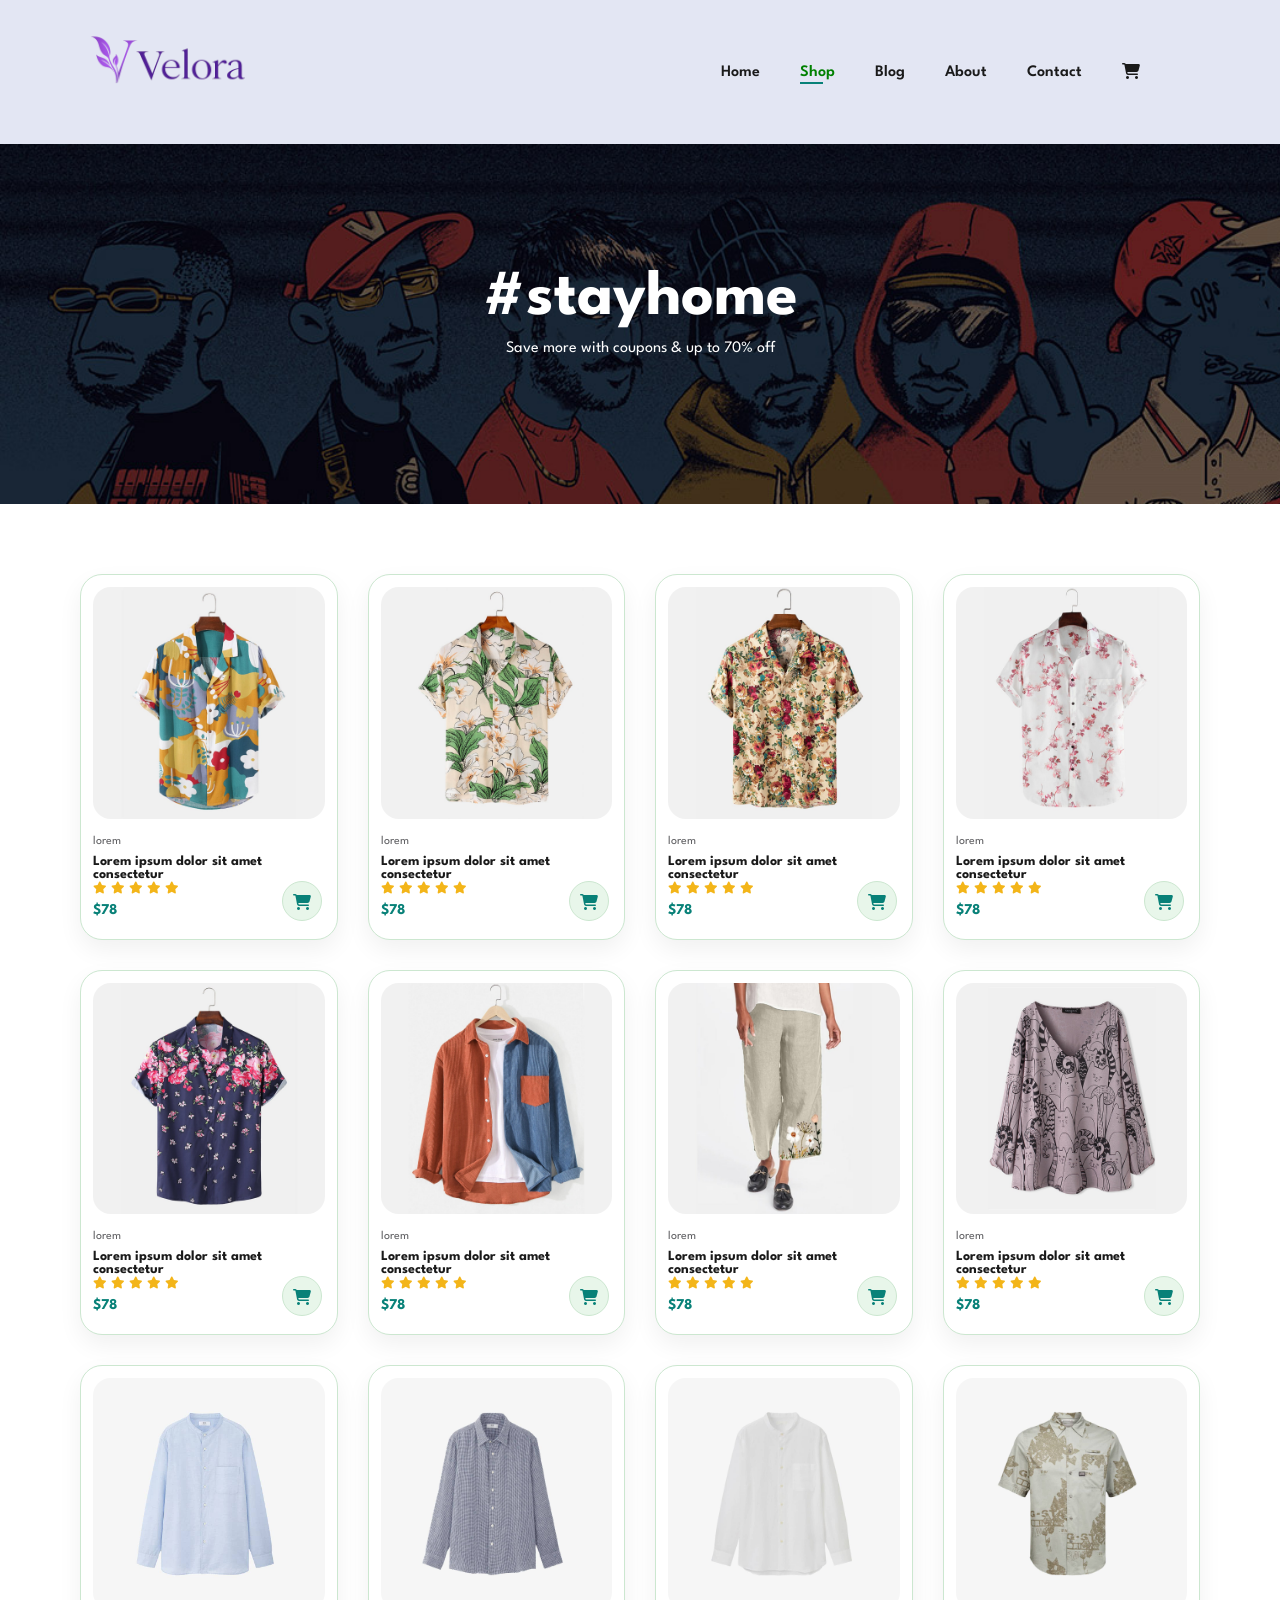
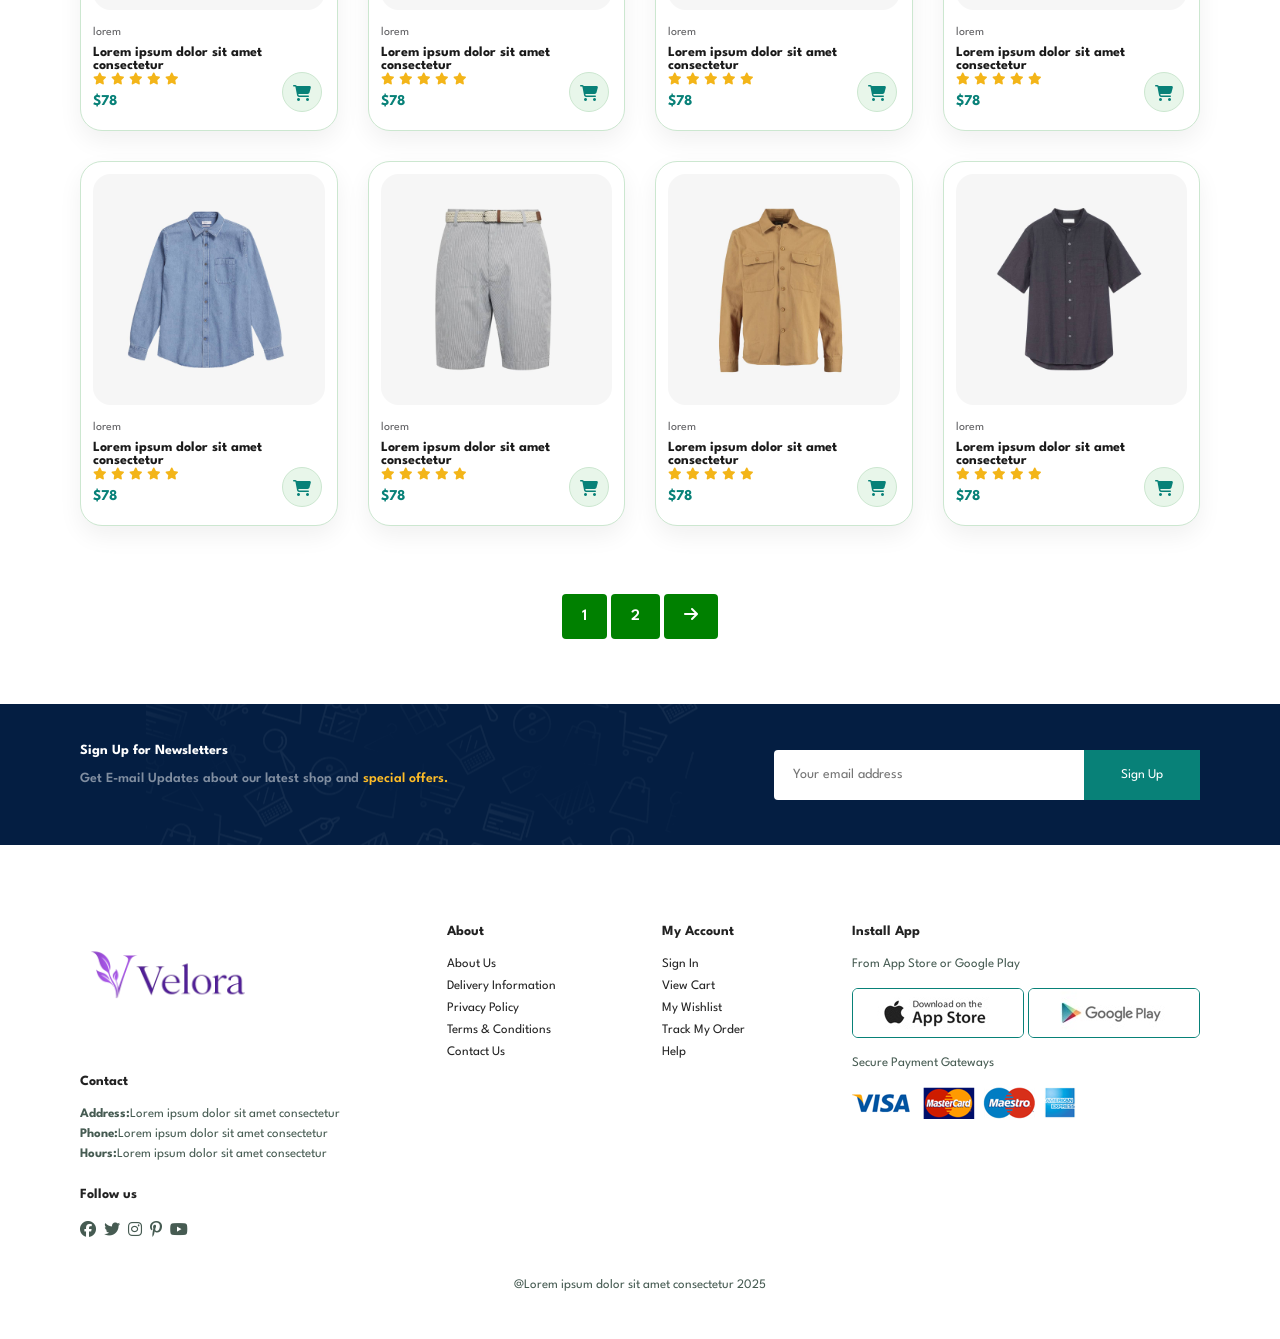
<file: shop.html>
<!DOCTYPE html>
<html lang="en">
<head>
    <meta charset="UTF-8">
    <meta name="viewport" content="width=device-width, initial-scale=1.0">
    <title>Ecommerce</title>
    <link rel="stylesheet" href="style.css">
    <link rel="stylesheet" href="https://cdnjs.cloudflare.com/ajax/libs/font-awesome/6.5.1/css/all.min.css">
</head>
<body>
    <section id="header">
    <a href="#"><img src="logo.png" class="logo" alt=""></a>

    <div>
        <ul id="navbar">
            <li><a href="index.html">Home</a></li>
            <li><a class="active" href="shop.html">Shop</a></li>
            <li><a href="blog.html">Blog</a></li>
            <li><a href="about.html">About</a></li>
            <li><a href="contact.html">Contact</a></li>
            <li id="lg-bag"><a href="cart.html"><i class="fa-solid fa-cart-shopping"></i></a></li>
           <li><a href="#" id="close"><i class="fa-solid fa-xmark"></i></a></li>
        </ul>
    </div>

    <div id="mobile">
        <a href="cart.html"><i class="fa-solid fa-cart-shopping"></i></a>
        <i id="bar" class="fa-solid fa-bars"></i>
    </div>
</section>

<section id="page-header">
       
       <h2>#stayhome</h2>
      
       <p>Save more with coupons & up to 70% off</p>
      
</section>



<section id="product1">
         <div class="pro-container">
            <div class="pro" onclick="window.location.href='sproduct.html';">
                <img src="./products/f1.jpg" alt="">
                <div class="des">
                    <span>lorem</span>
                    <h5>Lorem ipsum dolor sit amet consectetur</h5>
                    <div class="star">
                        <i class="fas fa-star"></i>
                        <i class="fas fa-star"></i>
                        <i class="fas fa-star"></i>
                        <i class="fas fa-star"></i>
                        <i class="fas fa-star"></i>
                    </div>
                    <h4>$78</h4>
                </div>
                <a href="#"><i class="fa-solid fa-cart-shopping cart"></i></a>
            </div>

             <div class="pro">
                <img src="./products/f2.jpg" alt="">
                <div class="des">
                    <span>lorem</span>
                    <h5>Lorem ipsum dolor sit amet consectetur</h5>
                    <div class="star">
                        <i class="fas fa-star"></i>
                        <i class="fas fa-star"></i>
                        <i class="fas fa-star"></i>
                        <i class="fas fa-star"></i>
                        <i class="fas fa-star"></i>
                    </div>
                    <h4>$78</h4>
                </div>
                <a href="#"><i class="fa-solid fa-cart-shopping cart"></i></a>
            </div>

             <div class="pro">
                <img src="./products/f3.jpg" alt="">
                <div class="des">
                    <span>lorem</span>
                    <h5>Lorem ipsum dolor sit amet consectetur</h5>
                    <div class="star">
                        <i class="fas fa-star"></i>
                        <i class="fas fa-star"></i>
                        <i class="fas fa-star"></i>
                        <i class="fas fa-star"></i>
                        <i class="fas fa-star"></i>
                    </div>
                    <h4>$78</h4>
                </div>
                <a href="#"><i class="fa-solid fa-cart-shopping cart"></i></a>
            </div>

             <div class="pro">
                <img src="./products/f4.jpg" alt="">
                <div class="des">
                    <span>lorem</span>
                    <h5>Lorem ipsum dolor sit amet consectetur</h5>
                    <div class="star">
                        <i class="fas fa-star"></i>
                        <i class="fas fa-star"></i>
                        <i class="fas fa-star"></i>
                        <i class="fas fa-star"></i>
                        <i class="fas fa-star"></i>
                    </div>
                    <h4>$78</h4>
                </div>
                <a href="#"><i class="fa-solid fa-cart-shopping cart"></i></a>
            </div>

             <div class="pro">
                <img src="./products/f5.jpg" alt="">
                <div class="des">
                    <span>lorem</span>
                    <h5>Lorem ipsum dolor sit amet consectetur</h5>
                    <div class="star">
                        <i class="fas fa-star"></i>
                        <i class="fas fa-star"></i>
                        <i class="fas fa-star"></i>
                        <i class="fas fa-star"></i>
                        <i class="fas fa-star"></i>
                    </div>
                    <h4>$78</h4>
                </div>
                <a href="#"><i class="fa-solid fa-cart-shopping cart"></i></a>
            </div>
             <div class="pro">
                <img src="./products/f6.jpg" alt="">
                <div class="des">
                    <span>lorem</span>
                    <h5>Lorem ipsum dolor sit amet consectetur</h5>
                    <div class="star">
                        <i class="fas fa-star"></i>
                        <i class="fas fa-star"></i>
                        <i class="fas fa-star"></i>
                        <i class="fas fa-star"></i>
                        <i class="fas fa-star"></i>
                    </div>
                    <h4>$78</h4>
                </div>
                <a href="#"><i class="fa-solid fa-cart-shopping cart"></i></a>
            </div>
             <div class="pro">
                <img src="./products/f7.jpg" alt="">
                <div class="des">
                    <span>lorem</span>
                    <h5>Lorem ipsum dolor sit amet consectetur</h5>
                    <div class="star">
                        <i class="fas fa-star"></i>
                        <i class="fas fa-star"></i>
                        <i class="fas fa-star"></i>
                        <i class="fas fa-star"></i>
                        <i class="fas fa-star"></i>
                    </div>
                    <h4>$78</h4>
                </div>
                <a href="#"><i class="fa-solid fa-cart-shopping cart"></i></a>
            </div>

             <div class="pro">
                <img src="./products/f8.jpg" alt="">
                <div class="des">
                    <span>lorem</span>
                    <h5>Lorem ipsum dolor sit amet consectetur</h5>
                    <div class="star">
                        <i class="fas fa-star"></i>
                        <i class="fas fa-star"></i>
                        <i class="fas fa-star"></i>
                        <i class="fas fa-star"></i>
                        <i class="fas fa-star"></i>
                    </div>
                    <h4>$78</h4>
                </div>
                <a href="#"><i class="fa-solid fa-cart-shopping cart"></i></a>
            </div>


            <div class="pro">
                <img src="./products/n1.jpg" alt="">
                <div class="des">
                    <span>lorem</span>
                    <h5>Lorem ipsum dolor sit amet consectetur</h5>
                    <div class="star">
                        <i class="fas fa-star"></i>
                        <i class="fas fa-star"></i>
                        <i class="fas fa-star"></i>
                        <i class="fas fa-star"></i>
                        <i class="fas fa-star"></i>
                    </div>
                    <h4>$78</h4>
                </div>
                <a href="#"><i class="fa-solid fa-cart-shopping cart"></i></a>
            </div>

             <div class="pro">
                <img src="./products/n2.jpg" alt="">
                <div class="des">
                    <span>lorem</span>
                    <h5>Lorem ipsum dolor sit amet consectetur</h5>
                    <div class="star">
                        <i class="fas fa-star"></i>
                        <i class="fas fa-star"></i>
                        <i class="fas fa-star"></i>
                        <i class="fas fa-star"></i>
                        <i class="fas fa-star"></i>
                    </div>
                    <h4>$78</h4>
                </div>
                <a href="#"><i class="fa-solid fa-cart-shopping cart"></i></a>
            </div>

             <div class="pro">
                <img src="./products/n3.jpg" alt="">
                <div class="des">
                    <span>lorem</span>
                    <h5>Lorem ipsum dolor sit amet consectetur</h5>
                    <div class="star">
                        <i class="fas fa-star"></i>
                        <i class="fas fa-star"></i>
                        <i class="fas fa-star"></i>
                        <i class="fas fa-star"></i>
                        <i class="fas fa-star"></i>
                    </div>
                    <h4>$78</h4>
                </div>
                <a href="#"><i class="fa-solid fa-cart-shopping cart"></i></a>
            </div>

             <div class="pro">
                <img src="./products/n4.jpg" alt="">
                <div class="des">
                    <span>lorem</span>
                    <h5>Lorem ipsum dolor sit amet consectetur</h5>
                    <div class="star">
                        <i class="fas fa-star"></i>
                        <i class="fas fa-star"></i>
                        <i class="fas fa-star"></i>
                        <i class="fas fa-star"></i>
                        <i class="fas fa-star"></i>
                    </div>
                    <h4>$78</h4>
                </div>
                <a href="#"><i class="fa-solid fa-cart-shopping cart"></i></a>
            </div>

             <div class="pro">
                <img src="./products/n5.jpg" alt="">
                <div class="des">
                    <span>lorem</span>
                    <h5>Lorem ipsum dolor sit amet consectetur</h5>
                    <div class="star">
                        <i class="fas fa-star"></i>
                        <i class="fas fa-star"></i>
                        <i class="fas fa-star"></i>
                        <i class="fas fa-star"></i>
                        <i class="fas fa-star"></i>
                    </div>
                    <h4>$78</h4>
                </div>
                <a href="#"><i class="fa-solid fa-cart-shopping cart"></i></a>
            </div>
             <div class="pro">
                <img src="./products/n6.jpg" alt="">
                <div class="des">
                    <span>lorem</span>
                    <h5>Lorem ipsum dolor sit amet consectetur</h5>
                    <div class="star">
                        <i class="fas fa-star"></i>
                        <i class="fas fa-star"></i>
                        <i class="fas fa-star"></i>
                        <i class="fas fa-star"></i>
                        <i class="fas fa-star"></i>
                    </div>
                    <h4>$78</h4>
                </div>
                <a href="#"><i class="fa-solid fa-cart-shopping cart"></i></a>
            </div>
             <div class="pro">
                <img src="./products/n7.jpg" alt="">
                <div class="des">
                    <span>lorem</span>
                    <h5>Lorem ipsum dolor sit amet consectetur</h5>
                    <div class="star">
                        <i class="fas fa-star"></i>
                        <i class="fas fa-star"></i>
                        <i class="fas fa-star"></i>
                        <i class="fas fa-star"></i>
                        <i class="fas fa-star"></i>
                    </div>
                    <h4>$78</h4>
                </div>
                <a href="#"><i class="fa-solid fa-cart-shopping cart"></i></a>
            </div>

             <div class="pro">
                <img src="./products/n8.jpg" alt="">
                <div class="des">
                    <span>lorem</span>
                    <h5>Lorem ipsum dolor sit amet consectetur</h5>
                    <div class="star">
                        <i class="fas fa-star"></i>
                        <i class="fas fa-star"></i>
                        <i class="fas fa-star"></i>
                        <i class="fas fa-star"></i>
                        <i class="fas fa-star"></i>
                    </div>
                    <h4>$78</h4>
                </div>
                <a href="#"><i class="fa-solid fa-cart-shopping cart"></i></a>
            </div>

         </div>
</section>

<section id="pagination" class="section-p1">
    <a href="#">1</a>
      <a href="#">2</a>
        <a href="#"><i class="fa-solid fa-arrow-right"></i></a>
</section>

<section id="newsletter" class="section-p1 section-m1">
    <div class="newstext">
        <h4>Sign Up for Newsletters</h4>
        <p>Get E-mail Updates about our latest shop and <span>special offers.</span></p>
    </div>

    <div class="form">
       <input type="text" placeholder="Your email address">
       <button>Sign Up</button>
    </div>
</section>

<footer class="section-p1">
    <div class="col">
        <img src="logo.png" class="logo" alt="">
        <h4>Contact</h4>
        <p><strong>Address:</strong>Lorem ipsum dolor sit amet consectetur</p>
        <p><strong>Phone:</strong>Lorem ipsum dolor sit amet consectetur</p>
        <p><strong>Hours:</strong>Lorem ipsum dolor sit amet consectetur</p>
        <div class="follow">
            <h4>Follow us</h4>
            <div class="icon">
                <i class="fab fa-facebook"></i>
                <i class="fab fa-twitter"></i>
                <i class="fab fa-instagram"></i>
                <i class="fab fa-pinterest-p"></i>
                <i class="fab fa-youtube"></i>
            </div>
        </div>
    </div>
   
    <div class="col">
         <h4>About</h4>
         <a href="#">About Us</a>
         <a href="#">Delivery Information</a>
         <a href="#">Privacy Policy</a>
         <a href="#">Terms & Conditions</a>
         <a href="#">Contact Us</a>
    </div>

    <div class="col">
         <h4>My Account</h4>
         <a href="#">Sign In</a>
         <a href="#">View Cart</a>
         <a href="#">My Wishlist</a>
         <a href="#">Track My Order</a>
         <a href="#">Help</a>
    </div>

     <div class="col install">
         <h4>Install App</h4>
         <p>From App Store or Google Play</p>
         <div class="row">
            <img src="./pay/app.jpg" alt="">
            <img src="./pay/play.jpg" alt="">
        </div>
        <p>Secure Payment Gateways</p>
        <img src="./pay/pay.png" alt="">
    </div>

    <div class="copyright">
        <p>@Lorem ipsum dolor sit amet consectetur 2025</p>
    </div>
</footer>

    <script src="script.js"></script>
</body>
</html>
</file>
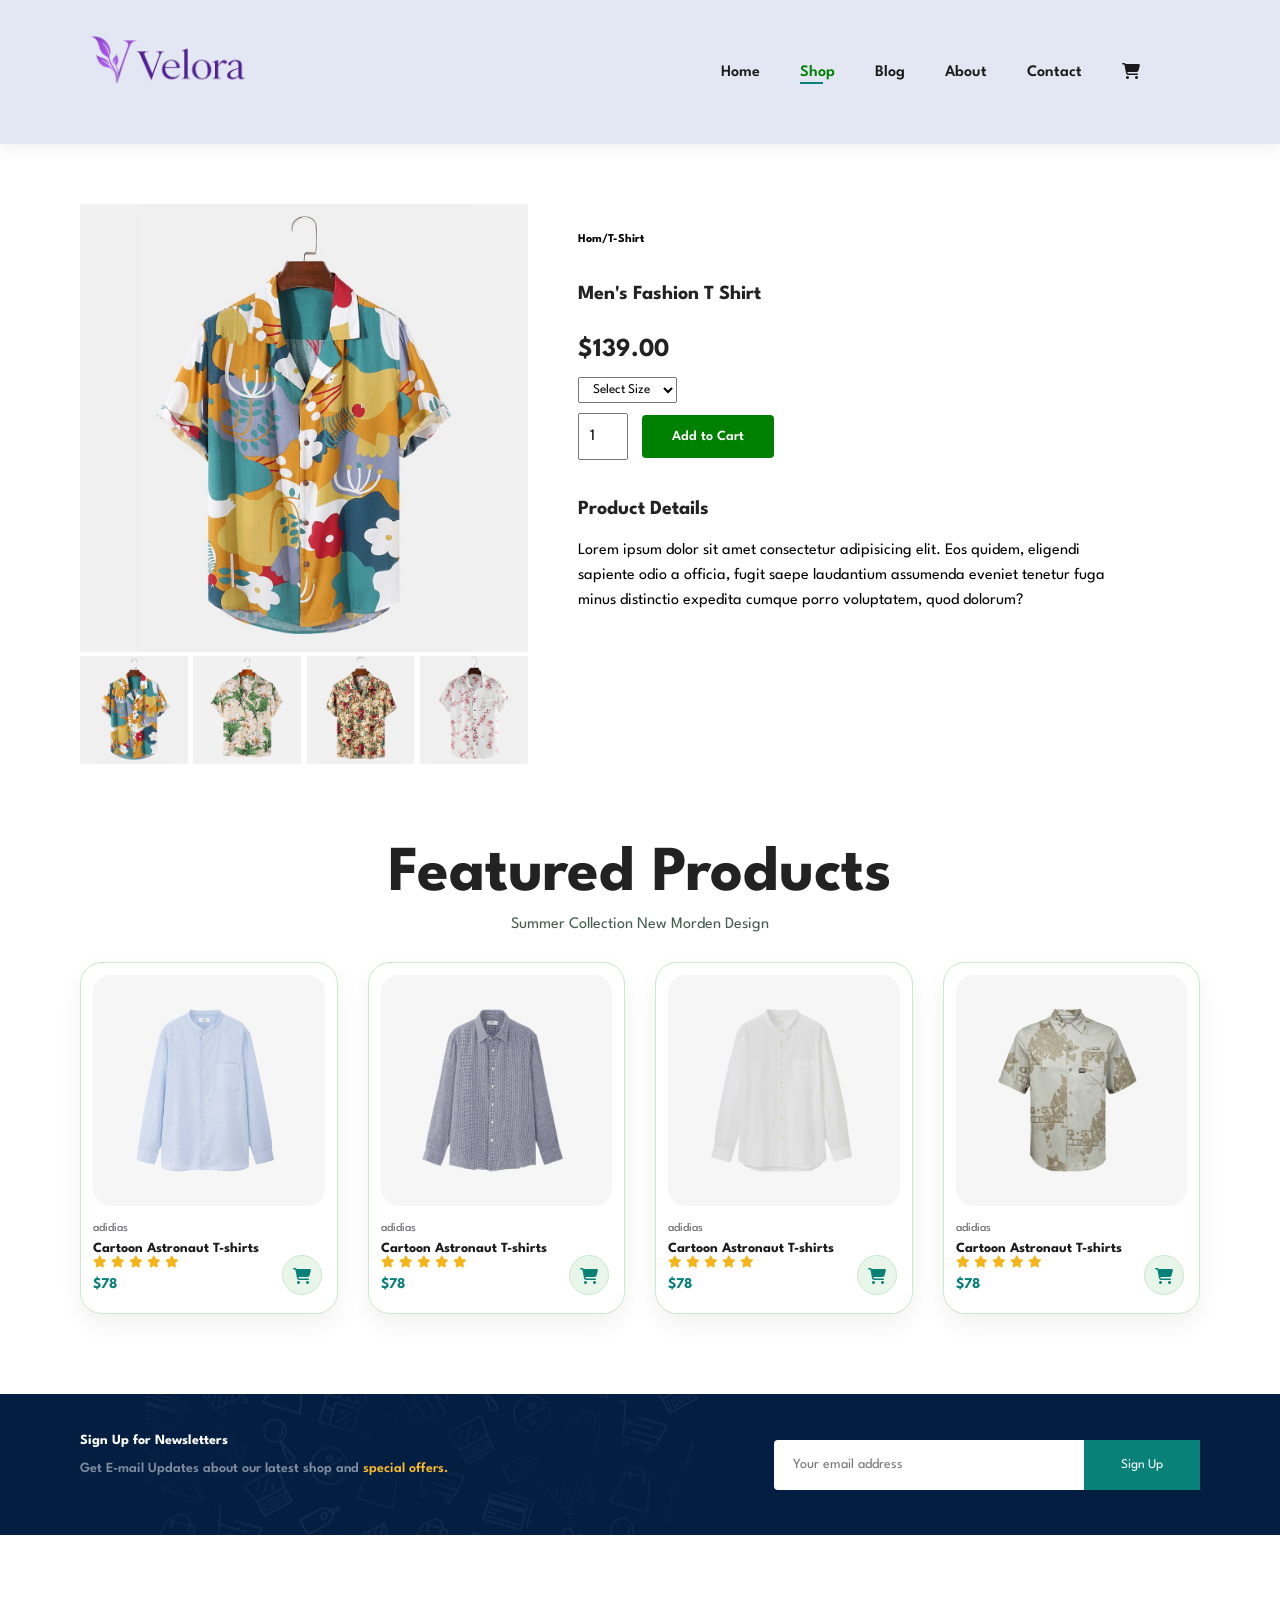
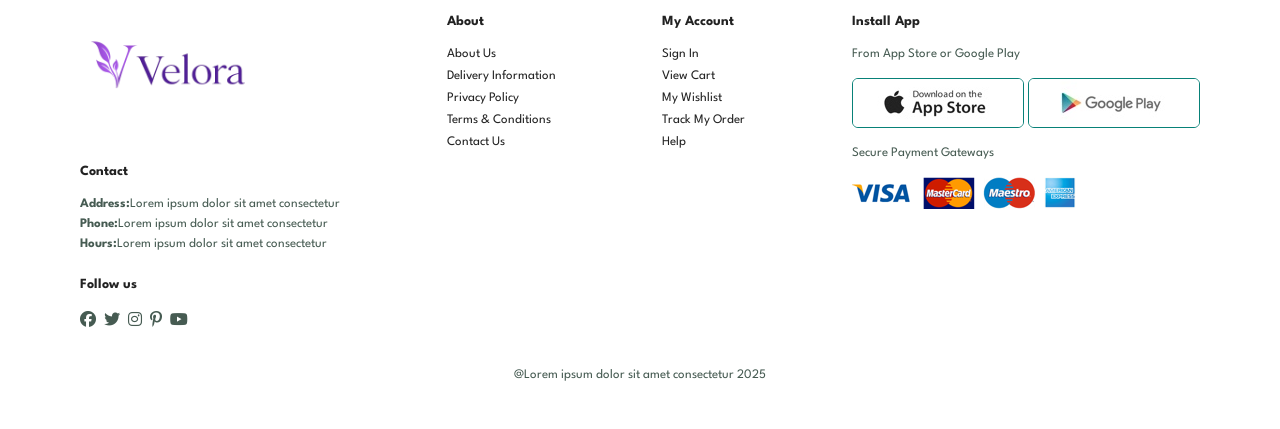
<file: sproduct.html>
<!DOCTYPE html>
<html lang="en">
<head>
    <meta charset="UTF-8">
    <meta name="viewport" content="width=device-width, initial-scale=1.0">
    <title>Ecommerce</title>
    <link rel="stylesheet" href="style.css">
    <link rel="stylesheet" href="https://cdnjs.cloudflare.com/ajax/libs/font-awesome/6.5.1/css/all.min.css">
</head>
<body>
    <section id="header">
    <a href="#"><img src="logo.png" class="logo" alt=""></a>

    <div>
        <ul id="navbar">
            <li><a href="index.html">Home</a></li>
            <li><a class="active" href="shop.html">Shop</a></li>
            <li><a href="blog.html">Blog</a></li>
            <li><a href="about.html">About</a></li>
            <li><a href="contact.html">Contact</a></li>
            <li id="lg-bag"><a href="cart.html"><i class="fa-solid fa-cart-shopping"></i></a></li>
           <li><a href="#" id="close"><i class="fa-solid fa-xmark"></i></a></li>
        </ul>
    </div>

    <div id="mobile">
        <a href="cart.html"><i class="fa-solid fa-cart-shopping"></i></a>
        <i id="bar" class="fa-solid fa-bars"></i>
    </div>
</section>

<section id="prodetails" class="section-p1">
    <div class="single-pro-image">
        <img src="./products/f1.jpg". width="100%" id="MainImg" alt="">

        <div class="small-img-group">
             <div class="small-img-col">
                <img src="./products/f1.jpg" width="100%" class="small-img" alt="">
             </div>

             <div class="small-img-col">
                <img src="./products/f2.jpg" width="100%" class="small-img" alt="">
             </div>

             <div class="small-img-col">
                <img src="./products/f3.jpg" width="100%" class="small-img" alt="">
             </div>

             <div class="small-img-col">
                <img src="./products/f4.jpg" width="100%" class="small-img" alt="">
             </div>
    </div>
    </div>

    

    <div class="single-pro-details">
        <h6>Hom/T-Shirt</h6>
        <h4>Men's Fashion T Shirt</h4>
        <h2>$139.00</h2>
        <select>
            <option>Select Size</option>
             <option>XL</option>
              <option>XXL</option>
               <option>Small</option>
                <option>Large</option>
        </select>
        <input type="number" value="1">
        <button class="normal">Add to Cart</button>
        <h4>Product Details</h4>
        <span>Lorem ipsum dolor sit amet consectetur adipisicing elit. Eos quidem, 
            eligendi sapiente odio a officia, fugit saepe laudantium assumenda eveniet tenetur fuga 
            minus distinctio expedita cumque porro voluptatem, quod dolorum?</span>
      </div>
</section>

<section id="product2">
         <h2>Featured Products</h2>
         <p>Summer Collection New Morden Design</p>
         <div class="pro-container">
            <div class="pro">
                <img src="./products/n1.jpg" alt="">
                <div class="des">
                    <span>adidias</span>
                    <h5>Cartoon Astronaut T-shirts</h5>
                    <div class="star">
                        <i class="fas fa-star"></i>
                        <i class="fas fa-star"></i>
                        <i class="fas fa-star"></i>
                        <i class="fas fa-star"></i>
                        <i class="fas fa-star"></i>
                    </div>
                    <h4>$78</h4>
                </div>
                <a href="#"><i class="fa-solid fa-cart-shopping cart"></i></a>
            </div>

             <div class="pro">
                <img src="./products/n2.jpg" alt="">
                <div class="des">
                    <span>adidias</span>
                    <h5>Cartoon Astronaut T-shirts</h5>
                    <div class="star">
                        <i class="fas fa-star"></i>
                        <i class="fas fa-star"></i>
                        <i class="fas fa-star"></i>
                        <i class="fas fa-star"></i>
                        <i class="fas fa-star"></i>
                    </div>
                    <h4>$78</h4>
                </div>
                <a href="#"><i class="fa-solid fa-cart-shopping cart"></i></a>
            </div>

             <div class="pro">
                <img src="./products/n3.jpg" alt="">
                <div class="des">
                    <span>adidias</span>
                    <h5>Cartoon Astronaut T-shirts</h5>
                    <div class="star">
                        <i class="fas fa-star"></i>
                        <i class="fas fa-star"></i>
                        <i class="fas fa-star"></i>
                        <i class="fas fa-star"></i>
                        <i class="fas fa-star"></i>
                    </div>
                    <h4>$78</h4>
                </div>
                <a href="#"><i class="fa-solid fa-cart-shopping cart"></i></a>
            </div>

             <div class="pro">
                <img src="./products/n4.jpg" alt="">
                <div class="des">
                    <span>adidias</span>
                    <h5>Cartoon Astronaut T-shirts</h5>
                    <div class="star">
                        <i class="fas fa-star"></i>
                        <i class="fas fa-star"></i>
                        <i class="fas fa-star"></i>
                        <i class="fas fa-star"></i>
                        <i class="fas fa-star"></i>
                    </div>
                    <h4>$78</h4>
                </div>
                <a href="#"><i class="fa-solid fa-cart-shopping cart"></i></a>
            </div>

         </div>
</section>


<section id="newsletter" class="section-p1 section-m1">
    <div class="newstext">
        <h4>Sign Up for Newsletters</h4>
        <p>Get E-mail Updates about our latest shop and <span>special offers.</span></p>
    </div>

    <div class="form">
       <input type="text" placeholder="Your email address">
       <button>Sign Up</button>
    </div>
</section>

<footer class="section-p1">
    <div class="col">
        <img src="logo.png" class="logo" alt="">
        <h4>Contact</h4>
        <p><strong>Address:</strong>Lorem ipsum dolor sit amet consectetur</p>
        <p><strong>Phone:</strong>Lorem ipsum dolor sit amet consectetur</p>
        <p><strong>Hours:</strong>Lorem ipsum dolor sit amet consectetur</p>
        <div class="follow">
            <h4>Follow us</h4>
            <div class="icon">
                <i class="fab fa-facebook"></i>
                <i class="fab fa-twitter"></i>
                <i class="fab fa-instagram"></i>
                <i class="fab fa-pinterest-p"></i>
                <i class="fab fa-youtube"></i>
            </div>
        </div>
    </div>
   
    <div class="col">
         <h4>About</h4>
         <a href="#">About Us</a>
         <a href="#">Delivery Information</a>
         <a href="#">Privacy Policy</a>
         <a href="#">Terms & Conditions</a>
         <a href="#">Contact Us</a>
    </div>

    <div class="col">
         <h4>My Account</h4>
         <a href="#">Sign In</a>
         <a href="#">View Cart</a>
         <a href="#">My Wishlist</a>
         <a href="#">Track My Order</a>
         <a href="#">Help</a>
    </div>

     <div class="col install">
         <h4>Install App</h4>
         <p>From App Store or Google Play</p>
         <div class="row">
            <img src="./pay/app.jpg" alt="">
            <img src="./pay/play.jpg" alt="">
        </div>
        <p>Secure Payment Gateways</p>
        <img src="./pay/pay.png" alt="">
    </div>

    <div class="copyright">
        <p>@Lorem ipsum dolor sit amet consectetur 2025</p>
    </div>
</footer>

<script>
    var MainImg = document.getElementById("MainImg");
    var smallimg = document.getElementsByClassName("small-img");

    smallimg[0].onclick = function(){
        MainImg.src = smallimg[0].src;
    }

    smallimg[1].onclick = function(){
        MainImg.src = smallimg[1].src;
    }

    smallimg[2].onclick = function(){
        MainImg.src = smallimg[2].src;
    }

    smallimg[3].onclick = function(){
        MainImg.src = smallimg[3].src;
    }
</script>

    <script src="script.js"></script>
</body>
</html>
</file>
<file: style.css>
@import url('https://fonts.googleapis.com/css2?family=Spartan:wght@100;200;300;400;500;600;700;800;900&display=swap');

*{margin: 0;
  padding:0;
  box-sizing:border-box;
  font-family: 'Spartan', sans-serif;
}

h1{
     font-size:50px;
     line-height:64px;
     color:#222;
}

h2{
    font-size:64px;
    line-height:54px;
    color:#222;
}

h4{
    font-size:20px;
    color:#222;

}

h6{
    font-weight: 700;
    font-size:12px;
}

p{
    font-size:16px;
    color:#465b52;
    margin:15px 0 20px 0;
}

.section-p1{

    padding:40px 80px;
}

.section-m1{

    margin:40px 0;
}

button.normal{

    font-size:14px;
    font-weight:600;
    padding:15px 30px;
    color:#000;
    background-color:#fff;
    border-radius:4px;
    cursor:pointer;
    border:none;
    outline:none;
    transition:0.2s;
}


button.white{

    font-size:13px;
    font-weight:600;
    padding:11px 18px;
    color:#fff;
    background-color:transparent;
    cursor:pointer;
    border:1px solid #fff;
    outline:none;
    transition:0.2s;
}


body{

    width:100%;
}

/**************************************************************************************************************************/
/* navbar and header */
#header{
    display:flex;
    align-items: center;
    justify-content: space-between;
    padding:10px 80px;
    background:#e3e6f3;
    box-shadow:0 5px 15px rgba(0, 0, 0, 0.06);
    z-index: 999;
    position: sticky;
    top:0;
    left:0;
}

#header .logo {
    width: 180px;
    height: auto;
}

#navbar {
    display: flex;
    align-items: center;
    justify-content: center;
}

#navbar li {
    list-style: none;
    padding: 0 20px;
    position: relative;
    margin-bottom: 0;
}

#navbar.active {
    right: 0;
}

#navbar li a{

    text-decoration: none;
    font-size:16px;
    font-weight: 600;
    color:#1a1a1a;
    transition: 0.3s ease;

}

#navbar li a:hover,
#navbar li a.active{

    color:green;
}

#navbar li a.active::after,
#navbar li a:hover::after{

    content:"";
    width:30%;
    height:2px;
    background:#088178;
    position:absolute;
    bottom:-4px;
    left:20px;
}

/*******************************************************************************************************************************************/
/* Homepage */

#hero{

    background-image: url("hero4.png");
    background-size: cover;
    height:90vh;
    width:100%; 
    background-position: top 25% right 0;
    padding:0 80px;
    display:flex;
    flex-direction: column;
    align-items: flex-start;
    justify-content: center;
}

#hero h4{

    padding-bottom: 15px;
    
}

#hero h2{

    color:white;
}

#hero h1{

    color:red;
}

#hero p{

    color:white;
}

#hero button{

    background-image: url("button.png");
    background-color: transparent;
    color:#088178;
    border:0;
    padding:14px 80px 14px 65px;
    background-repeat: no-repeat;
    cursor: pointer;
    font-size: 15px;
}

/**************************************************************/
#feature{
  display:flex;
  align-items:center;
  justify-content: space-between;
  flex-wrap: wrap;
  margin:0 100px;
}

#feature .fe-box{

    width:180px;
    text-align:center;
    padding:25px 15px;
    box-shadow: 20px 20px 34px rgba(0, 0, 0, 0.03);
    border:1px solid #cce7d0;
    border-radius:4px;
    margin:40px 20px;
}

#feature .fe-box:hover{

    box-shadow:10px 10px 54px rgba(70, 62, 221, 0.1);
}

#feature .fe-box img{

    width:100%;
    margin-bottom:10px;
}

#feature .fe-box h6{
    display:inline-block;
    padding:9px 8px 6px 8px;
    line-height:1;
    border-radius: 4px;
    color:#088178;
    background-color:#fddde4;
}

#feature .fe-box:nth-child(2) h6{

    background-color: #cdebbc;
}

#feature .fe-box:nth-child(3) h6{

    background-color:#d1e8f2;
}

#feature .fe-box:nth-child(4) h6{

    background-color: #cdd4f8;
}

#feature .fe-box:nth-child(5) h6{

    background-color: #f6dbf6;
}

#feature .fe-box:nth-child(6) h6{

    background-color: #fff2e5;
}

/*********************************************************/

#product1,
#product2 {
    text-align: center;
    padding: 40px 80px;
}

#product1 .pro-container,
#product2 .pro-container {
    display: grid;
    grid-template-columns: repeat(4, 1fr);
    gap: 30px;
    margin-top: 30px;
}

#product1 .pro,
#product2 .pro {
    width: 100%;
    padding: 12px;
    border: 1px solid #cce7d0;
    border-radius: 22px;
    cursor: pointer;
    box-shadow: 0 10px 25px rgba(0, 0, 0, 0.06);
    margin: 0;
    position: relative;
    background-color: #fff;
    transition: 0.3s ease;
}


#product1 .pro:hover,
#product2 .pro:hover {
    box-shadow: 0 15px 35px rgba(0, 0, 0, 0.12);
}

#product1 .pro img,
#product2 .pro img {
    width: 100%;
    border-radius: 18px;
}

#product1 .pro .des,
#product2 .pro .des {
    text-align: left;
    padding: 10px 0;
}

#product1 .pro .des span,
#product2 .pro .des span {
    color: #606063;
    font-size: 12px;
}

#product1 .pro .des h5,
#product2 .pro .des h5 {
    padding-top: 7px;
    color: #1a1a1a;
    font-size: 14px;
}

#product1 .pro .des i,
#product2 .pro .des i {
    font-size: 12px;
    color: rgb(243, 181, 25);
}

#product1 .pro .des h4,
#product2 .pro .des h4 {
    padding-top: 7px;
    font-weight: 700;
    font-size: 15px;
    color: #088178;
}

#product1 .pro .cart,
#product2 .pro .cart {
    width: 40px;
    height: 40px;
    line-height: 40px;
    border-radius: 50%;
    background-color: #e8f6ea;
    color: #088178;
    border: 1px solid #cce7d0;
    position: absolute;
    bottom: 18px;
    right: 15px;
    text-align: center;
}
/******************************************/
/*banner*/
#banner{
    display:flex;
    flex-direction:column;
    justify-content:center;
    align-items:center;
    text-align:center;
    background-image:url("banner/b2.jpg");
    width:100%;
    height:40vh;
    background-size:cover;
    background-position:center;
}

#banner h4{

    color:#fff;
    font-size:16px;
    padding:10px 0;
}

#banner h2{

    color:#fff;
    font-size:16px;
    padding:10px 0;
}

#banner h2 span{

    color:red;
}

#banner button:hover{

    background:#088178;
    color:#fff;
}
/*********************************************************/
#sm-banner {
    display: flex;
    justify-content: center;
    gap: 30px;
    flex-wrap: wrap;
}

#sm-banner .banner-box {
    display: flex;
    flex-direction: column;
    justify-content: center;
    align-items: flex-start;
    text-align: center;
    background-image: url("banner/b17.jpg");
    width: calc(50% - 15px);
    min-width: 580px;
    height: 55vh;
    background-size: cover;
    background-position: center;
    padding-left: 30px;
}

#sm-banner .banner-box2{
    background-image:url("banner/b10.jpg");
}

#sm-banner h4{

    color:#fff;
    font-size:18px;
    font-weight:500;

}

#sm-banner h2{

    color:#fff;
    font-size:25px;
    font-weight:800;
}

#sm-banner span{

    color:#fff;
    font-size:14px;
    font-weight:500;
    padding-bottom:15px;
}

#sm-banner .banner-box:hover button{

    background:#088178;
    border:1px solid #088178;
}

#banner3 {
    display: grid;
    grid-template-columns: repeat(3, 1fr);
    gap: 30px;
    padding: 0 80px;
}


#banner3 .banner-box {
    display: flex;
    flex-direction: column;
    justify-content: center;
    align-items: flex-start;
    text-align: center;
    background-image: url("banner/b7.jpg");
    width: 100%;
    min-width: 0;
    height: 30vh;
    background-size: cover;
    background-position: center;
    padding-left: 30px;
}

#banner3 .banner-box2{

    background-image: url("banner/b4.jpg");
}

#banner3 .banner-box3{

    background-image: url("banner/b18.jpg");
}

#banner3 h2{

    color:#fff;
    font-weight:900;
    font-size:15px; 
}

#banner3 h3{

    color:red;
    font-weight:900;
    font-size:20px; 
}
/****************************************/
/*newsletters*/

#newsletter{

    display:flex;
    justify-content:space-between;
    flex-wrap:wrap;
    align-items:center;
    background-image:url(/banner/b14.png);
    background-repeat:no-repeat;
    background-position:20% 30%;
    background-color:#041e42;
}

#newsletter h4{

    font-size:14px;
    font-weight:700;
    color:#fff;
}

#newsletter p{

    font-size:14px;
    font-weight:600;
    color:#818ea0;
}

#newsletter p span{

    color:#ffbd27;
}

#newsletter .form {
    display: flex;
    width: 38%;
}

#newsletter input {
    height: 3.125rem;
    padding: 0 1.25em;
    font-size: 14px;
    width: 75%;
    border: 1px solid transparent;
    border-radius: 4px;
    outline: none;
    border-top-right-radius: 0;
    border-bottom-right-radius: 0;
}

#newsletter button {
    width: 120px;
    height: 3.125rem;
    background-color: #088178;
    color: #fff;
    white-space: nowrap;
    border: none;
    cursor: pointer;
    border-top-left-radius: 0;
    border-bottom-left-radius: 0;
}
/*************************************************/
footer {
    display: flex;
    flex-wrap: wrap;
    justify-content: space-between;
    align-items: flex-start;
    padding: 40px 80px;
    position: relative;
}

footer .col {
    display: flex;
    flex-direction: column;
    align-items: flex-start;
    margin-bottom: 20px;
}

footer .logo {
    width: 180px;
    height: auto;
    margin-bottom: 30px;
}

footer h4 {
    font-size: 14px;
    padding-bottom: 20px;
}

footer p {
    font-size: 13px;
    margin: 0 0 8px 0;
}

footer a {
    font-size: 13px;
    text-decoration: none;
    color: #222;
    margin-bottom: 10px;
}

footer .follow {
    margin-top: 20px;
}

footer .follow i {
    color: #465b52;
    padding-right: 4px;
    cursor: pointer;
}

footer .install .row img {
    border: 1px solid #088178;
    border-radius: 6px;
    cursor: pointer;
    transition: 0.3s ease;
}

footer .install img {
    margin: 10px 0 15px 0;
}

footer .install .row img:hover {
    transform: scale(1.05);
    box-shadow: 0 8px 20px rgba(8, 129, 120, 0.25);
}

footer .follow i:hover,
footer a:hover {
    color: #088178;
}

footer .copyright {
    width: 100%;
    text-align: center;
    margin-top: 20px;
}

footer .copyright p {
    font-size: 13px;
    color: #465b52;
}

/*************************/
/*shop page */

#page-header{

    background-image: url(banner/b1.jpg);
    width:100%;
    height:40vh;
    background-size: cover;
    display:flex;
    justify-content: center;
    align-items: center;
    flex-direction: column;
    padding:14px;
}

#page-header h2,
#page-header p{

    color:white;
}

#pagination{

    text-align: center;
}

#pagination a{

    text-decoration: none;
    background-color: green;
    padding:15px 20px;
    border-radius:4px;
    color:white;
    font-weight:600;
}

#pagination a i{

    font-size:16px;
    font-weight:600;
}

/*********************************************/
/* single product */
#prodetails{

    display:flex;
    margin-top:20px;
}

#prodetails .single-pro-image{
  width:40%;
  margin-right:50px;
}

.small-img-group{
    display:flex;
    justify-content:space-between;
   
}

.small-img-col{

    flex-basis: 24%;
    cursor:pointer;

}

#prodetails .single-pro-details{

    width:50%;
    padding-top:30px;
}

#prodetails .single-pro-details h4{
    padding:40px 0 20px 0;
}

#prodetails .single-pro-details h2{
   font-size:26px;
}

#prodetails .single-pro-details select{
   display:block;
   padding:5px 10px;
   margin-bottom:10px;
}

#prodetails .single-pro-details input{

    width:50px;
    height:47px;
    padding-left:10px;
    font-size:16px;
    margin-right:10px;
}

#prodetails .single-pro-details input:focus{

  outline:none;
}

#prodetails .single-pro-details button{
    background:green;
    color:white;
}

#prodetails .single-pro-details span{

    line-height:25px;
}

/**************************************************/
/*blog*/
#page-header.blog-header{

  background-image: url("banner/b19.jpg");
}

#blog{
    padding:150px 150px 0 150px;
}

#blog .blog-box{
  display:flex;
  align-items:center;
  width:100%;
  position:relative;
  padding-bottom:90px;

}

#blog .blog-img{

    width:50%;
    margin-right:40px;
}

#blog img{

     width:100%;
     height:300px;
     object-fit:cover;
     margin-top:15px;
}

#blog .blog-details{

    width:50%;
    margin-right:40px;
}

#blog .blog-details a{

    text-decoration:none;
    font-size:11px;
    color:black;
    font-weight:700;
    position:relative;
    transition:0.2s ease;
}

#blog .blog-details a::after{

    content:"";
    width:50px;
    height:1px;
    background-color: black;
    position:absolute;
    top:4px;
    right:-60px;
}

#blog .blog-details a:hover{

    color:green;

}

#blog .blog-details a.hover::after{

    background-color: green;
}

#blog .blog-box h1{

    position:absolute;
    top:-40px;
    left:0;
    font-size:70px;
    font-weight:700;
    color:lightgray;
    z-index:-9;
}

/**************************************************/
/*About*/
#page-header.about-header{

    background-image:url("about/banner.png");
}

#about-head{

    display:flex;
    align-items:center;
}

#about-head img{

    width:50%;
    height:auto;
}

#about-head div{
    padding-left:40px;
}

#about-app{

    text-align:center;

}

#about-app h1{

    text-align: center;
}

#about-app .video{

    width:40%;
    height:100%;
    margin-left:415px;
}

#about-app .video video{

    width:100%;
    height:100%;
    border-radius:20px;
}

/********************************************/
/*contact page*/
#contact-details{

    display:flex;
    justify-content:space-between;
    align-items:center;
}

#contact-details .details{

    width:40%;

}

#contact-details .details span,
#form-details form span{

    font-size:12px;
}

#contact-details .details h2,
#form-details form h2{

    font-size:26px;
    line-height:35px;
    padding:20px 0;
}

#contact-details .details h3{

    font-size:16px;
    padding:15px;
}

#contact-details .details li{

    list-style:none;
    display:flex;
    padding:10px 0;
}

#contact-details .details li i{

    font-size:14px;
    padding-right:22px;
}

#contact-details .details li p{

    margin:0;
    font-size:14px;
}

#contact-details .map{

    width:55%;
    height:400px;

}

#contact-details .map iframe{
      width:100%;
      height:40vh;

}

#form-details{

    display:flex;
    justify-content:space-between;
    margin:30px;
    padding:80px;
    border:1px solid lightgrey;
}

#form-details form{

   width:65%;
   display:flex;
   flex-direction:column;
   align-items:flex-start;
   
}

#form-details form input,
#form-details form textarea{

    width:100%;
    padding:12px 15px;
    outline:none;
    margin-bottom:20px;
    border:1px solid lightgrey;
}

#form-details form button{

    background-color: green;
    color:white;
}

#form-details .people div{

    padding-bottom:25px;
    display:flex;
    align-items:flex-start;
}

#form-details .people div img{

    width:65px;
    height:65px;
    object-fit:cover;
    margin-right:15px;
    border-radius:50%;
}

#form-details .people div p{

 margin:0;
 font-size:13px;
 line-height:25px;
}

#form-details .people div p span{

    display:block;
    font-size:16px;
    font-weight:600;
    color:black;
}

/*******************************************/
/*cart page*/
#cart table{
 width:100%;
 border-collapse:collapse;
 table-layout:fixed;
 white-space:nowrap;

}

#cart table img{

  width:70px;
}

#cart table td:nth-child(1){

    width:100px;
    text-align:center;
}

#cart table td:nth-child(2){

    width:150px;
    text-align:center;
}

#cart table td:nth-child(3){

    width:250px;
    text-align:center;
}

#cart table td:nth-child(4),
#cart table td:nth-child(5),
#cart table td:nth-child(6){

    width:150px;
    text-align:center;
}

#cart table td:nth-child(5) input{

    width:70px;
    padding:10px 5px 10px 15px;
}

#cart table thead{

    border:1px solid #e2e9e1;
    border-left:none;
    border-right:none;
}

#cart table thead td{

    font-weight:700;
    text-transform:uppercase;
    font-size:13px;
    padding:18px 0;
}

#cart table tbody tr td{

    padding-top:15px;
}

#cart table tbody td{

 font-size:13px;
}

#cart-add{

    display:flex;
    flex-wrap:wrap;
    justify-content:space-between;

}

#coupon{

    width:50%;
    margin-bottom:30px;
}

#coupon h3,
#subtotal h3{

    padding-bottom:15px;

}

#coupon input{

    padding:10px 20px;
    outline:none;
    width:60%;
    margin-right:10px;
    border:1px solid #e2e9e1;
}

#coupon button,
#subtotal button{
    background-color:#088178;
    color:#fff;
    padding:12px 20px;
}

#subtotal{

    width:50%;
    margin-bottom:30px;
    border:1px solid #e2e9e1;
    padding:30px;
}

#subtotal table{

    border-collapse:collapse;
    width:100%;
    margin-bottom:20px;
}

#subtotal table td{

    width:50%;
    border:1px solid #e2e9e1;
    padding:10px;
    font-size:13px;
}

/**********************************************/
/*mobile*/
#mobile {
    display: none;
}

#close {
    display: none;
}

#mobile i {
    color: #1a1a1a;
    font-size: 24px;
    padding-left: 20px;
    cursor: pointer;
}

#mobile a,
#mobile i {
    transition: 0.3s ease;
}

#mobile a:hover,
#mobile i:hover {
    color: #088178;
}


/**********************************************/
/*media query*/
/* Tablet / iPad view */
@media (max-width: 1024px)  {

    .section-p1 {
        padding: 40px 40px;
    }

     #header {
       padding: 10px 30px;
      }

   #header .logo {
    width: 150px;
    display: block;
    transform: translateY(5px);
}

       #navbar {
        display: flex;
        flex-direction: column;
        align-items: flex-start;
        justify-content: flex-start;
        position: fixed;
        top: 0;
        right: -320px;
        height: 100vh;
        width: 300px;
        background-color: #ffffff;
        box-shadow: -10px 0 30px rgba(0, 0, 0, 0.15);
        padding: 90px 25px 0 25px;
        margin: 0;
        list-style: none;
        transition: 0.35s ease;
        z-index: 999;
        border-top-left-radius: 20px;
        border-bottom-left-radius: 20px;
    }

    #navbar.active {
        right: 0;
    }

    #navbar li {
        list-style: none;
        width: 100%;
        margin-bottom: 18px;
    }

    #navbar li a {
        display: block;
        width: 100%;
        padding: 12px 15px;
        font-size: 18px;
        font-weight: 600;
        color: #1a1a1a;
        border-radius: 12px;
        transition: 0.3s ease;
    }

    #navbar li a:hover,
    #navbar li a.active {
        color: #088178;
        background-color: #e8f6ea;
    }

    #navbar li a.active::after,
    #navbar li a:hover::after {
        display: none;
    }

     #mobile {
        display: flex;
        align-items: center;
    }

    #mobile i {
        color: #1a1a1a;
        font-size: 24px;
        padding-left: 20px;
        cursor: pointer;
    }

    #close {
        display: flex;
        align-items: center;
        justify-content: center;
        position: absolute;
        top: 25px;
        left: 25px;
        width: 38px;
        height: 38px;
        color: #222;
        font-size: 22px;
        background-color: #f1f1f1;
        border-radius: 50%;
        transition: 0.3s ease;
    }

    #close:hover {
        background-color: #088178;
        color: #fff;
    }

    #lg-bag {
        display: none;
    }

#hero {
    height: 70vh;
    padding: 0 50px;
    background-size: cover;
    background-position: right top;
}

    #hero h2 {
        font-size: 40px;
        line-height: 45px;
    }

    #hero h1 {
        font-size: 45px;
        line-height: 50px;
    }

    #feature {
        justify-content: center;
        margin: 0;
    }

    #feature .fe-box {
        margin: 15px 15px;
    }

    #product1,
    #product2 {
        padding: 40px 40px;
    }

    #product1 .pro-container,
    #product2 .pro-container {
        grid-template-columns: repeat(2, 1fr);
        gap: 25px;
    }

    #banner {
        height: 30vh;
    }

    #sm-banner .banner-box {
        min-width: 100%;
        height: 30vh;
    }

    #banner3 {
        grid-template-columns: repeat(1, 1fr);
        padding: 0 40px;
    }

    #blog {
    padding: 100px 40px 0 40px;
}

#blog .blog-box {
    align-items: flex-start;
}

#blog .blog-img {
    width: 45%;
    margin-right: 30px;
}

#blog .blog-details {
    width: 55%;
    margin-right: 0;
}

#blog img {
    width: 100%;
    height: 300px;
    object-fit: cover;
}

    #about-app .video{

    width:80%;
    height:200%;
    margin-left:30px;
}

#about-app .video video{

    width:100%;
    height:100%;
    border-radius:20px;
}

    #newsletter .form {
        width: 70%;
    }

      /* cart page */
    #cart{

        overflow-x:auto;
    }

   footer {
    display: grid;
    grid-template-columns: repeat(2, 1fr);
    gap: 35px 50px;
    padding: 40px;
    align-items: start;
}

footer .col {
    width: 100%;
    margin-bottom: 0;
}

/* Move only the footer logo upward */
footer .col:first-child .logo {
    margin-top: -60px;
}

/* Contact */
footer .col:nth-child(1) {
    grid-column: 1;
    grid-row: 1;
}

/* About */
footer .col:nth-child(2) {
    grid-column: 2;
    grid-row: 1;
    padding-top: 90px;
}

/* My Account */
footer .col:nth-child(3) {
    grid-column: 1;
    grid-row: 2;
}

/* Install App */
footer .col:nth-child(4) {
    grid-column: 2;
    grid-row: 2;
    
}

footer .install .row {
    display: flex;
    flex-direction: column;
    gap: 12px;
    margin-bottom: 10px;
}

footer .install .row img {
    margin: 0;
}

footer .copyright {
    grid-column: 1 / -1;
}

}

/******************************************************/
/* Mobile */
@media (max-width: 477px) {

    h1 {
        font-size: 38px;
        line-height: 44px;
    }

    h2 {
        font-size: 32px;
        line-height: 38px;
    }

    .section-p1 {
        padding: 20px;
    }

    #header {
        padding: 10px 30px;
    }


     #hero {
        height: 40vh;
        padding: 10px 20px 5px 20px;
        background-size: 135% auto;
        background-position: top center;
        background-repeat: no-repeat;
        background-color: #e3e6f3;
        justify-content: center;
    }


    #hero h4 {
        font-size: 16px;
    }

    #hero h2 {
        font-size: 32px;
        line-height: 38px;
    }

    #hero h1 {
        font-size: 34px;
        line-height: 40px;
    }

    #hero p {
        font-size: 14px;
    }

   #feature {
    display: grid;
    grid-template-columns: repeat(2, minmax(0, 1fr));
    gap: 12px;
    width: 100%;
    padding: 20px;
    margin: 0;
}

#feature .fe-box {
    width: 100%;
    margin: 0;
    padding: 15px 8px;
}

#feature .fe-box img {
    width: 100%;
    height: auto;
}

    #product1,
    #product2 {
        padding: 20px;
    }

    #product1 h2,
    #product2 h2 {
        font-size: 36px;
        line-height: 42px;
    }

    #product1 .pro-container,
    #product2 .pro-container {
        grid-template-columns: repeat(1, 1fr);
        gap: 20px;
    }

    #banner {
        height: 40vh;
    }

    #banner h2 {
        font-size: 20px;
        line-height: 28px;
        padding: 10px 20px;
    }

    #sm-banner {
        padding: 20px;
    }

    #sm-banner .banner-box {
        min-width: 100%;
        height: 40vh;
    }

    #banner3 {
        padding: 0 20px;
        gap: 20px;
    }

    #banner3 .banner-box {
        height: 25vh;
    }

    #newsletter {
        padding: 40px 20px;
    }

    #newsletter .form {
        width: 100%;
    }

    #newsletter input {
        width: 70%;
    }

    #newsletter button {
        width: 100px;
    }


    html,
    body {
        width: 100%;
        max-width: 100%;
    }

    footer {
        display: flex;
        flex-direction: column;
        width: 100%;
        max-width: 100%;
        padding: 30px 20px;
        margin: 0;
        gap: 20px;
        overflow: hidden;
    }

    footer .col,
    footer .col:nth-child(1),
    footer .col:nth-child(2),
    footer .col:nth-child(3),
    footer .col:nth-child(4) {
        display: flex;
        flex-direction: column;
        align-items: flex-start;
        width: 100%;
        max-width: 100%;
        min-width: 0;
        margin: 0;
        padding: 0;
    }

    footer .col:first-child .logo {
        width: 150px;
        max-width: 100%;
        margin: 0 0 20px 0;
        transform: none;
    }

    footer p,
    footer a,
    footer h4 {
        max-width: 100%;
        overflow-wrap: anywhere;
        word-break: break-word;
    }

    footer .install {
        width: 100%;
        max-width: 100%;
    }

    footer .install .row {
        display: flex;
        flex-direction: column;
        align-items: flex-start;
        width: 100%;
        gap: 10px;
    }

    footer .install .row img {
        display: block;
        width: 130px;
        max-width: 100%;
        height: auto;
        margin: 0;
    }

    footer .install > img {
        display: block;
        width: auto;
        max-width: 100%;
        height: auto;
    }

    footer .copyright {
        width: 100%;
        max-width: 100%;
        margin: 10px 0 0;
        text-align: center;
    }


    /*single product*/
   #prodetails{

    display:flex;
    flex-direction: column;

   } 

   #prodetails .single-pro-image{
                                      
    width:100%;
    margin-right:0px;
   }

    #prodetails .single-pro-details{

        width:100%;
    }

    /****************************/
    /*blog*/
    #blog{
      padding:100px 20px 0 20px;
    }

    #blog .blog-box{

        display:flex;
        flex-direction:column;
        align-items:flex-start;
    }

    #blog .blog-img{

        width:100%;
        margin-right:0px;
        margin-bottom:30px;
    }

    #blog .blog-details{

          width:100%;
    }

    /*************************************/
    /* about */
   #about-app {
    padding: 20px;
    text-align: center;
}

#about-app .video {
    width: 100%;
    max-width: 100%;
    height: auto;
    margin: 20px auto 0;
}

#about-app .video video {
    display: block;
    width: 100%;
    height: auto;
    border-radius: 12px;
}

    /* contact page */
    #contact-details{

        flex-direction:column;
    }

    #contact-details .details{

        width:100%;
        margin-bottom:30px;
    }

    #contact-details .map{

        width:100%;
    }

    #form-details{

        margin:10px;
        padding:30px 10px;
        flex-wrap:wrap;

    }

    #form-details form{

            width:100%;
            margin-bottom:30px;
    }

       #cart {
        display: block;
        width: 100%;
        max-width: 100%;
        padding: 20px;
        overflow-x: auto;
        overflow-y: hidden;
        -webkit-overflow-scrolling: touch;
    }

    #cart table {
        width: 700px;
        min-width: 700px;
        table-layout: fixed;
    }

    #cart table td:nth-child(1) {
        width: 80px;
    }

    #cart table td:nth-child(2) {
        width: 100px;
    }

    #cart table td:nth-child(3) {
        width: 220px;
    }

    #cart table td:nth-child(4),
    #cart table td:nth-child(5),
    #cart table td:nth-child(6) {
        width: 100px;
    }

#coupon {
    width: 100%;
}

   #subtotal{

    width:100%;
    padding:20px;
   }
}

/* Large tablet */
@media (min-width: 800px) and (max-width: 1024px) {

    #contact-details {
        flex-direction: column;
        align-items: flex-start;
        gap: 30px;
    }

    #contact-details .details {
        width: 100%;
    }

    #contact-details .map {
        width: 100%;
        height: 350px;
    }

    #contact-details .map iframe {
        width: 100%;
        height: 100%;
    }

    #form-details {
        flex-direction: column;
        margin: 30px 40px;
        padding: 40px;
        gap: 35px;
    }

    #form-details form,
    #form-details .people {
        width: 100%;
    }
}

/* Small tablet */
@media (min-width: 478px) and (max-width: 799px) {

     #blog .blog-box h1 {
        font-size: 55px;
        top: -30px;
    }

    #blog .blog-details {
        position: relative;
        z-index: 1;
        padding-left: 15px;
    }

      #cart {
        width: 100%;
        overflow-x: auto;
        -webkit-overflow-scrolling: touch;
    }

    #cart table {
        min-width: 800px;
    }

    #contact-details {
        flex-direction: column;
        align-items: flex-start;
        gap: 30px;
    }

    #contact-details .details,
    #contact-details .map {
        width: 100%;
    }

    #contact-details .map {
        height: 350px;
    }

    #contact-details .map iframe {
        width: 100%;
        height: 100%;
    }



    #form-details {
        display: flex;
        flex-direction: column;
        margin: 30px 20px;
        padding: 35px 25px;
        gap: 35px;
    }

    #form-details form,
    #form-details .people {
        width: 100%;
    }

    #form-details .people div {
        width: 100%;
    }

    footer {
    grid-template-columns: repeat(2, minmax(0, 1fr));
    overflow: hidden;
}

footer .col {
    min-width: 0;
}

footer .install {
    width: 100%;
    min-width: 0;
}

footer .install p {
    width: 100%;
    white-space: normal;
    overflow-wrap: break-word;
}

footer .install .row {
    width: 100%;
}

footer .install .row img {
    width: 100%;
    max-width: 220px;
    height: auto;
}

footer .install > img {
    width: 100%;
    max-width: 280px;
    height: auto;
}
}
</file>
